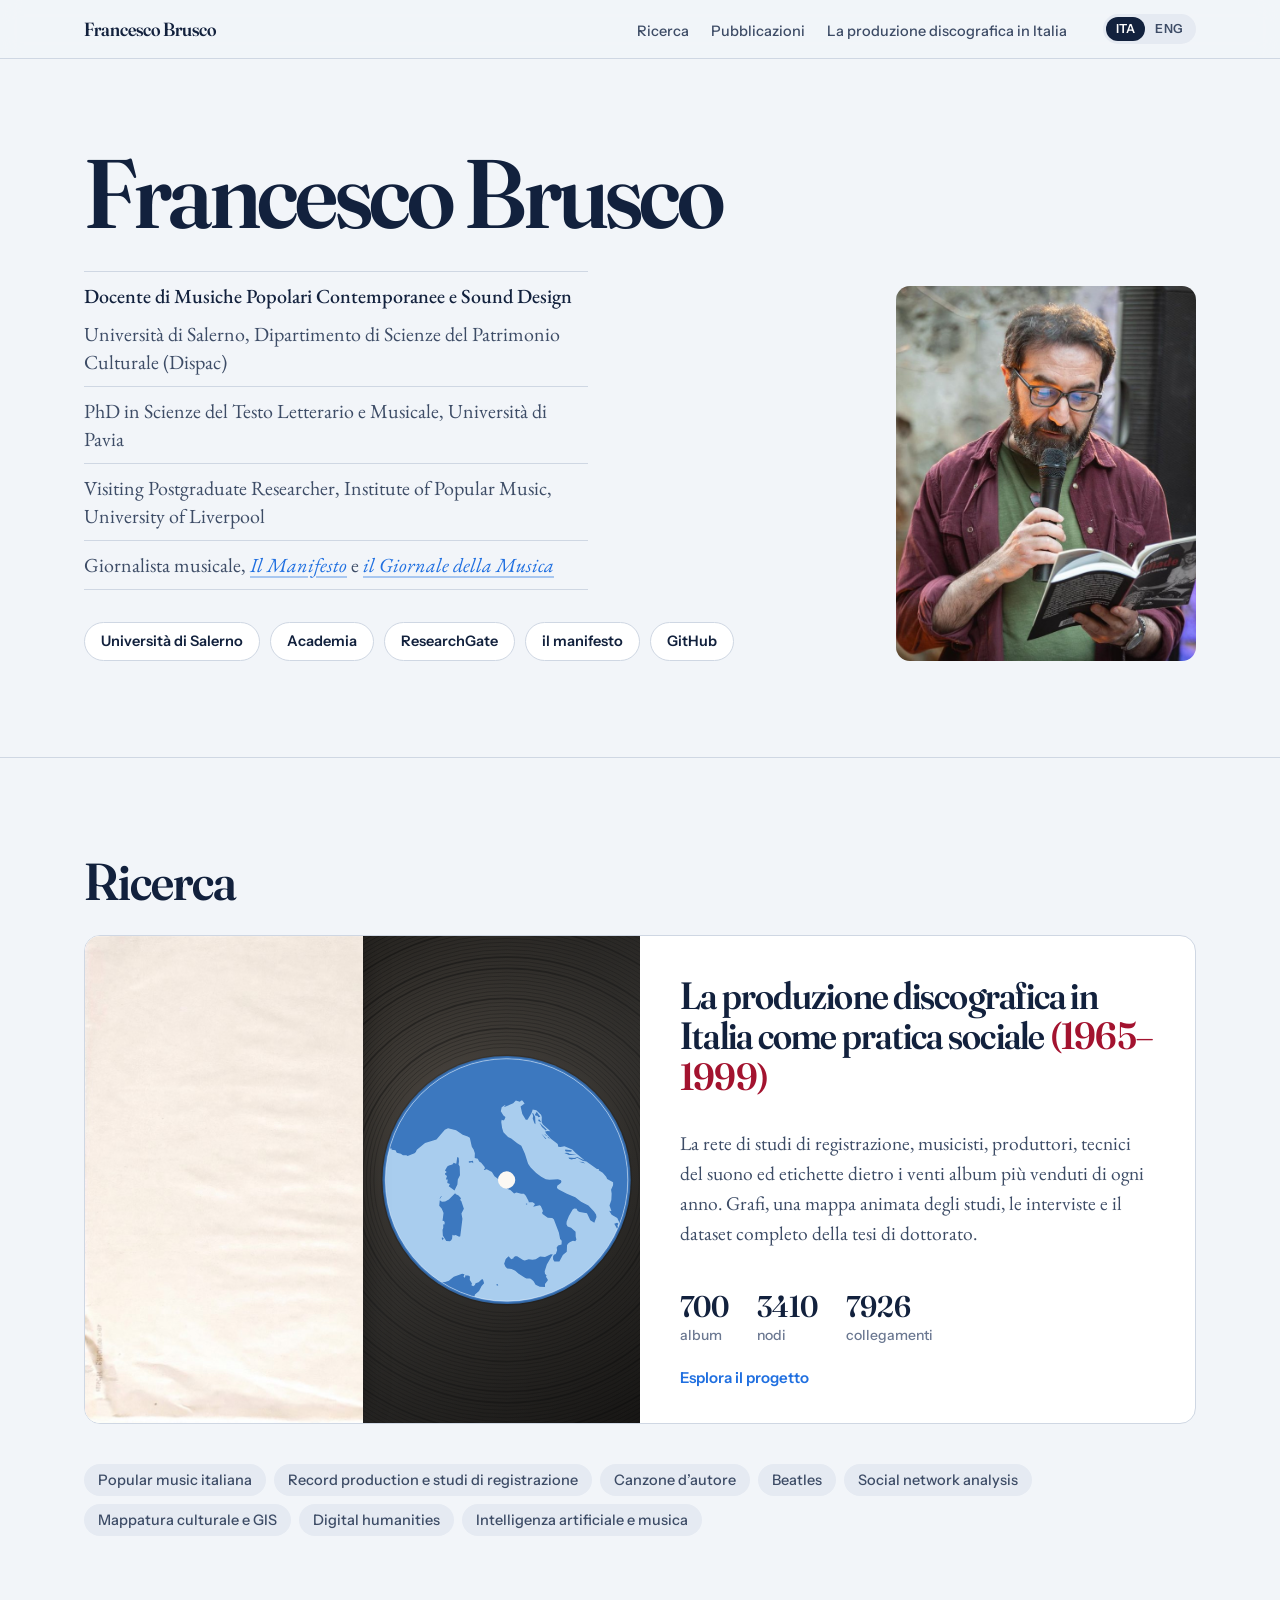
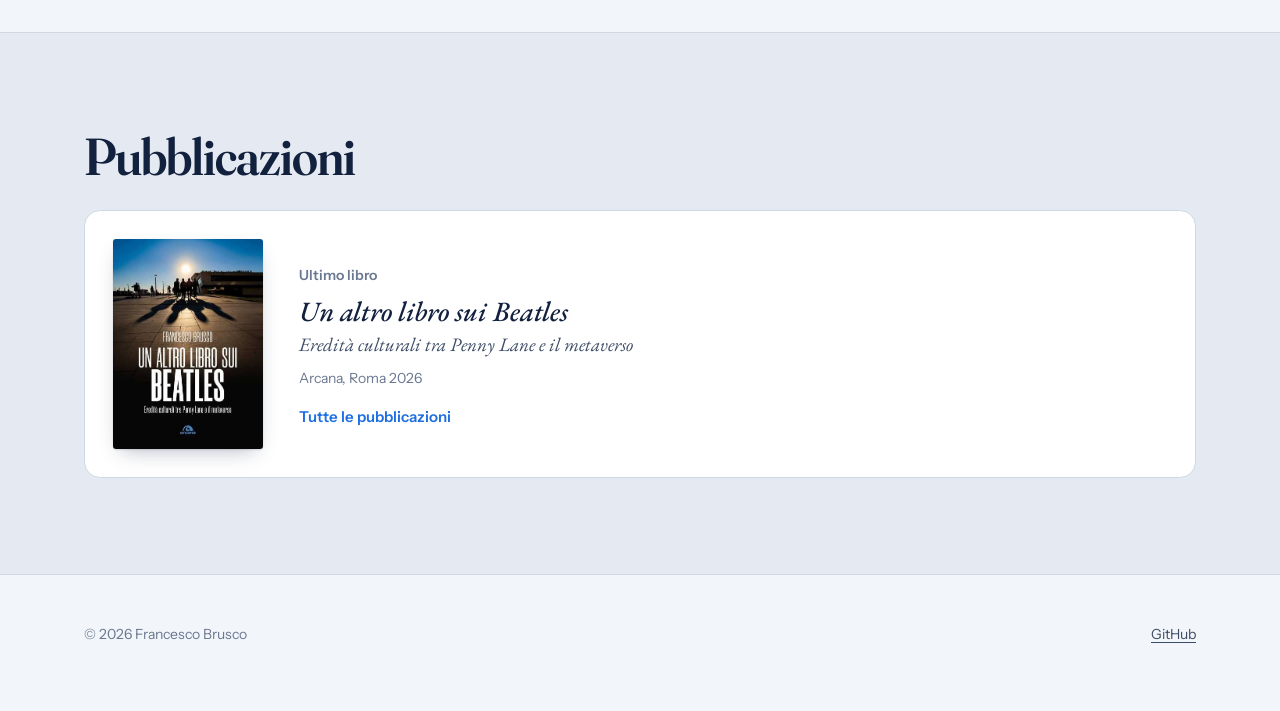
<file: index.html>
<!DOCTYPE html>
<html lang="it">
<head>
<meta charset="utf-8">
<meta name="viewport" content="width=device-width, initial-scale=1">
<title>Francesco Brusco</title>
<meta name="description" content="Francesco Brusco insegna Musiche Popolari Contemporanee e Sound Design all’Università di Salerno. Ricerca, pubblicazioni e giornalismo musicale.">
<meta property="og:title" content="Francesco Brusco">
<meta property="og:image" content="https://francescobrusco.github.io/img/francesco-brusco.jpg">
<link rel="alternate" hreflang="it" href="https://francescobrusco.github.io/">
<link rel="alternate" hreflang="en" href="https://francescobrusco.github.io/en/">
<link rel="preconnect" href="https://fonts.googleapis.com">
<link rel="preconnect" href="https://fonts.gstatic.com" crossorigin>
<link href="https://fonts.googleapis.com/css2?family=Fraunces:ital,opsz,wght,SOFT,WONK@0,9..144,400..900,0..100,0..1;1,9..144,400..900,0..100,0..1&family=EB+Garamond:ital,wght@0,400..700;1,400..700&family=Instrument+Sans:ital,wdth,wght@0,75..100,400..700;1,75..100,400..700&display=swap" rel="stylesheet">
<link rel="stylesheet" href="/assets/style.css?v=b044eb3f">
</head>
<body>
<nav class="top"><div class="wrap">
  <a class="brand" href="/">Francesco Brusco</a>
  <ul>
    <li><a href="#ricerca">Ricerca</a></li>
    <li><a href="/pubblicazioni/">Pubblicazioni</a></li>
    <li><a href="https://francescobrusco.github.io/produzione_discografica_italiana_1965_1999/">La produzione discografica in Italia</a></li>
  </ul>
  <div class="lang"><span aria-current="true" title="Italiano">ITA</span><a href="/en/" hreflang="en" lang="en" title="English">ENG</a></div>
</div></nav>

<header class="intro"><div class="wrap intro-grid">
  <div>
    <h1>Francesco Brusco</h1>
    <ul class="cv">
      <li>Docente di Musiche Popolari Contemporanee e Sound Design</li>
      <li>Università di Salerno, Dipartimento di Scienze del Patrimonio Culturale (Dispac)</li>
      <li>PhD in Scienze del Testo Letterario e Musicale, Università di Pavia</li>
      <li>Visiting Postgraduate Researcher, Institute of Popular Music, University of Liverpool</li>
      <li>Giornalista musicale, <a href="https://ilmanifesto.it/autori/francesco-brusco" target="_blank" rel="noopener"><i>Il Manifesto</i></a> e <a href="https://www.giornaledellamusica.it/autori/francesco-brusco" target="_blank" rel="noopener"><i>il Giornale della Musica</i></a></li>
    </ul>
    <ul class="profiles">
      <li><a href="https://docenti.unisa.it/023922/home" target="_blank" rel="noopener">Università di Salerno</a></li>
      <li><a href="https://unisa.academia.edu/FrancescoBrusco" target="_blank" rel="noopener">Academia</a></li>
      <li><a href="https://www.researchgate.net/profile/Francesco-Brusco?ev=hdr_xprf" target="_blank" rel="noopener">ResearchGate</a></li>
      <li><a href="https://ilmanifesto.it/autori/francesco-brusco" target="_blank" rel="noopener">il manifesto</a></li>
      <li><a href="https://github.com/francescobrusco" target="_blank" rel="noopener">GitHub</a></li>
    </ul>
  </div>
  <figure style="margin:0"><img src="/img/francesco-brusco.jpg" alt="Francesco Brusco legge durante un incontro pubblico" width="1000" height="877"></figure>
</div></header>

<section id="ricerca"><div class="wrap">
  <h2>Ricerca</h2>
  <a class="feature" href="https://francescobrusco.github.io/produzione_discografica_italiana_1965_1999/">
    <div class="feat-art" aria-hidden="true"><div class="sl"></div>
    <svg class="feat-disc" viewBox="0 0 400 400" aria-hidden="true">
    <defs>
      <radialGradient id="vin" cx="40%" cy="35%" r="75%"><stop offset="0" stop-color="#3a352f"/><stop offset=".45" stop-color="#1c1a17"/><stop offset="1" stop-color="#0c0b0a"/></radialGradient>
      <linearGradient id="shine" x1="0" y1="0" x2="1" y2="1"><stop offset="0" stop-color="#fff" stop-opacity="0"/><stop offset=".48" stop-color="#fff" stop-opacity=".09"/><stop offset=".52" stop-color="#fff" stop-opacity=".09"/><stop offset="1" stop-color="#fff" stop-opacity="0"/></linearGradient>
    </defs>
    <g class="spin">
    <circle cx="200" cy="200" r="198" fill="url(#vin)"/>
    <g fill="none" stroke="#000" stroke-opacity=".45" id="grooves"></g>
    <circle cx="200" cy="200" r="198" fill="url(#shine)"/>
    <circle cx="200" cy="200" r="86" fill="#3c78bf"/>
    <circle cx="200" cy="200" r="86" fill="none" stroke="#000" stroke-opacity=".15" stroke-width="2"/>
    <circle cx="200" cy="200" r="80" fill="none" stroke="#fff" stroke-opacity=".35" stroke-width=".6"/>
    <defs><clipPath id="lbl"><circle cx="200" cy="200" r="84"/></clipPath></defs><g clip-path="url(#lbl)"><circle cx="200" cy="200" r="86" fill="#a9cdee"/><path d="M314.4 241.9L315.3 243.7L315.3 246.7L313.9 245.1L311.6 243.5L310.3 243.1L309.4 243.6L308.7 243.1L312.8 240.8L313.3 240.8L314.4 241.9ZM100.0 230.0L101.0 230.5L102.6 230.2L103.2 230.5L103.3 231.4L101.0 235.8L99.2 237.0L98.4 236.6L98.4 228.0L100.5 227.6L100.0 230.0ZM168.6 214.5L170.4 219.9L168.7 223.2L169.4 226.8L167.9 238.9L167.1 239.3L164.7 238.2L163.5 238.5L162.5 237.9L162.2 240.7L161.6 241.8L160.7 242.5L158.2 242.3L155.8 238.4L155.6 234.4L156.1 233.3L156.1 231.0L156.3 230.6L157.0 230.9L157.1 229.3L156.6 228.5L155.6 228.2L156.3 222.9L155.1 219.9L153.3 217.8L153.7 214.0L155.2 215.0L157.4 214.9L160.0 213.5L164.3 209.2L164.9 209.9L166.7 210.7L168.4 212.6L167.8 213.8L168.6 214.5ZM167.0 187.1L166.7 189.2L167.5 190.7L167.7 196.7L166.2 199.6L165.9 203.1L163.9 207.3L159.9 204.4L160.7 202.8L158.9 202.0L159.2 199.6L157.9 199.6L158.7 197.2L157.5 196.3L157.3 195.5L158.5 194.5L157.3 193.5L158.9 190.7L160.0 189.9L162.4 189.2L163.4 188.1L165.0 188.7L165.2 188.4L165.8 184.1L166.8 184.6L167.0 187.1ZM231.5 252.4L227.9 258.6L226.4 263.2L226.6 265.0L227.8 266.3L227.2 266.8L228.5 269.0L228.5 269.6L226.6 272.1L226.6 274.2L223.0 273.9L220.1 272.6L218.7 270.1L217.6 269.1L216.3 268.3L213.8 268.3L212.7 267.8L208.1 264.8L206.0 262.9L203.4 261.6L200.4 261.3L199.2 260.2L198.3 258.1L199.4 254.8L201.4 252.9L203.2 255.0L204.8 254.3L204.8 253.7L205.9 252.8L207.3 252.8L211.4 255.5L212.6 255.8L215.3 254.9L217.9 255.3L220.2 254.9L223.2 253.1L226.6 253.4L230.7 251.4L232.1 251.7L231.5 252.4ZM218.1 283.6L217.5 283.8L216.7 283.1L217.6 282.9L218.1 283.6ZM214.2 217.0L213.4 217.0L213.4 216.2L214.4 216.5L214.2 217.0ZM194.2 273.2L193.0 272.9L193.1 272.0L193.9 272.3L194.2 273.2ZM242.9 184.4L247.5 184.8L248.5 185.5L246.3 185.4L245.0 185.8L243.3 185.3L242.9 184.4ZM248.6 182.5L243.2 182.6L240.0 181.3L241.5 181.1L242.9 181.3L243.4 181.8L248.6 182.5ZM244.3 180.5L241.2 180.3L240.5 179.8L240.7 178.8L244.8 179.3L245.4 179.9L244.3 180.5ZM176.7 186.4L176.9 188.4L176.0 187.7L173.9 188.0L173.8 187.0L176.3 186.9L176.7 186.4ZM156.4 240.3L155.8 241.7L155.1 240.7L155.2 239.6L156.4 240.3ZM154.4 212.2L154.0 212.9L153.5 212.8L154.7 211.1L155.0 211.4L154.4 212.2ZM112.1 229.3L107.6 227.6L107.5 226.2L109.6 226.0L111.4 226.6L112.3 228.2L112.1 229.3ZM220.8 286.1L220.4 286.6L219.4 286.5L218.5 285.8L218.5 284.3L219.6 284.6L220.8 286.1ZM227.8 169.2L228.0 169.7L226.7 168.8L226.1 167.9L227.8 169.2ZM223.4 156.2L222.1 156.5L221.3 155.5L220.2 155.4L219.6 154.7L220.9 152.7L223.4 156.2ZM223.6 159.3L223.9 159.9L222.0 159.1L222.1 158.0L222.8 158.1L223.6 159.3ZM227.4 165.3L227.1 165.7L224.5 163.2L222.7 160.2L227.9 165.1L227.4 165.3ZM227.4 171.2L227.5 171.6L226.8 171.4L224.0 167.7L227.4 171.2ZM229.3 170.5L230.0 171.5L228.7 170.7L228.2 169.9L229.3 170.5ZM220.0 160.7L219.9 161.3L219.3 160.6L218.1 157.3L218.4 155.6L217.8 153.8L218.3 153.5L219.8 156.3L220.0 160.7ZM253.0 187.6L254.4 188.6L250.2 187.3L253.0 187.6ZM284.8 250.1L284.9 251.7L285.7 252.0L286.6 253.5L286.3 254.5L284.7 253.8L283.8 254.0L283.1 252.2L282.0 253.0L282.6 250.7L283.8 250.8L284.3 248.8L284.8 250.1ZM287.7 258.3L288.8 259.7L287.9 259.3L287.0 260.3L284.8 257.6L285.6 256.5L286.3 257.6L287.7 258.3ZM285.6 246.9L284.2 247.2L284.6 244.7L285.6 243.5L285.6 246.9ZM286.3 250.8L285.8 251.0L284.9 248.7L285.7 249.1L286.3 250.8ZM279.1 235.1L279.3 235.9L277.1 234.7L274.6 230.4L276.6 229.6L277.5 230.3L276.7 231.8L277.3 232.5L277.8 234.6L279.1 235.1ZM310.6 281.3L310.5 281.9L309.4 281.5L309.1 280.9L309.0 279.4L309.5 278.5L311.1 280.5L310.6 281.3ZM315.3 96.1L315.3 301.1L98.4 301.1L98.4 272.8L103.9 272.7L106.7 271.2L117.0 271.2L122.7 274.8L127.3 272.6L130.9 271.7L132.8 270.6L133.6 269.1L135.3 268.5L136.3 269.7L140.0 270.9L143.3 270.2L142.9 268.4L145.3 268.9L147.2 269.8L149.1 271.5L150.4 271.8L152.7 271.0L157.4 270.7L160.0 269.8L163.4 267.0L169.2 264.9L170.8 265.4L170.2 266.8L170.7 267.8L171.4 267.2L171.2 266.1L173.4 266.2L174.6 266.8L174.5 269.3L176.0 271.7L175.6 272.9L176.9 273.6L178.0 272.7L178.5 271.5L180.6 270.8L182.6 268.9L183.6 268.7L184.4 271.6L182.7 273.4L180.9 277.0L178.1 279.4L177.5 281.5L178.7 285.6L179.8 286.9L183.1 289.2L183.5 293.5L184.3 294.8L180.9 301.1L315.3 301.1L315.3 223.5L314.5 223.3L314.1 223.9L315.3 226.3L315.3 227.6L314.2 227.2L313.5 225.8L313.3 224.0L308.9 221.4L308.5 220.1L309.2 218.6L308.0 218.8L306.1 220.0L306.3 221.8L305.5 225.4L305.7 226.5L308.3 229.9L309.2 232.3L312.5 236.2L313.5 238.8L311.7 239.8L311.3 239.4L311.7 237.6L310.0 236.6L309.2 236.9L308.3 237.6L308.8 238.9L309.7 240.8L310.7 240.7L307.9 242.7L305.5 243.2L310.3 245.0L311.5 246.0L312.7 246.1L313.9 248.0L315.3 248.4L315.3 255.0L314.5 255.6L312.1 256.1L310.4 257.3L311.6 258.4L312.1 260.9L314.2 261.5L315.2 263.5L311.7 265.0L311.1 264.6L311.1 263.5L310.2 262.9L307.7 261.4L307.1 262.0L307.5 264.2L310.7 271.8L310.5 274.8L311.7 277.6L309.9 276.5L307.7 272.8L307.0 272.7L305.9 272.9L304.6 275.9L304.6 277.6L304.0 277.2L303.4 276.7L303.4 274.0L300.3 269.4L299.0 269.9L298.3 273.5L296.7 271.7L295.0 268.6L295.0 266.9L296.2 265.4L296.1 264.2L294.9 262.1L292.4 260.2L291.9 258.7L290.3 257.6L290.4 256.7L292.1 255.1L293.1 252.7L295.8 253.0L297.6 250.9L299.0 251.0L309.2 256.1L308.9 254.8L311.3 254.5L312.0 253.6L311.6 253.0L308.3 252.2L303.9 249.3L302.8 250.4L299.1 249.7L293.9 250.9L292.4 248.6L292.1 250.2L290.8 250.6L290.1 250.0L288.8 246.2L287.5 244.5L286.5 244.0L286.4 243.1L286.5 242.3L287.7 242.1L290.1 242.8L290.5 242.4L290.1 240.9L286.5 241.2L283.2 237.7L281.5 236.6L280.3 233.5L278.3 231.2L277.9 228.9L276.7 226.4L272.8 224.1L271.1 221.3L272.4 221.7L272.6 221.3L271.3 217.6L272.6 213.8L272.8 209.4L272.4 206.8L273.8 203.7L273.8 201.6L269.7 199.3L269.0 197.7L266.6 195.0L263.8 193.2L264.0 192.3L262.6 192.4L255.3 187.2L252.7 186.7L249.3 184.8L247.0 184.1L248.9 184.0L254.2 186.5L247.9 181.3L245.5 178.8L240.1 176.6L237.4 177.1L235.8 176.9L235.4 175.0L230.7 171.4L227.4 167.7L226.7 166.4L228.4 166.0L230.4 166.2L225.2 161.5L224.3 160.0L224.4 156.3L223.9 154.7L220.6 151.6L218.1 151.1L217.3 153.6L214.5 158.2L213.3 158.2L210.9 154.3L209.7 149.0L212.5 146.9L210.9 144.9L210.1 144.9L209.2 145.8L206.4 144.9L204.6 146.8L198.9 149.3L198.2 149.2L199.3 148.1L198.9 148.1L196.6 149.5L196.0 152.4L197.8 155.3L199.2 156.3L198.6 158.1L197.7 158.7L196.6 158.3L196.3 159.8L196.9 164.0L197.8 166.9L201.0 170.2L203.2 171.2L207.4 174.6L210.2 176.2L212.7 181.8L214.9 188.8L216.7 191.4L220.5 195.1L224.0 197.8L227.2 199.5L229.7 199.8L235.6 199.4L237.7 200.1L238.0 201.2L237.6 202.0L235.1 204.0L234.9 205.5L236.1 206.6L241.8 209.5L247.6 211.9L251.6 215.1L256.7 217.7L260.6 221.8L262.0 223.9L262.3 225.6L260.8 229.6L258.0 227.9L255.7 223.1L250.7 222.2L249.3 221.4L248.5 219.9L246.9 219.7L245.8 220.5L243.1 225.1L241.6 229.0L241.5 230.6L242.3 232.2L244.7 233.1L247.8 235.9L247.9 239.3L248.4 241.3L247.6 242.4L246.0 242.1L244.0 242.9L242.5 244.1L241.9 245.3L241.7 249.7L239.0 252.0L236.6 256.4L233.1 256.4L232.2 255.0L232.2 253.0L232.8 251.8L234.1 251.2L235.0 248.6L234.7 246.8L235.7 245.4L238.1 244.7L238.2 242.1L237.1 240.9L236.2 236.3L232.7 227.2L231.6 226.3L228.5 226.1L224.9 223.6L224.6 222.6L225.2 221.7L224.8 220.4L223.7 218.1L222.9 217.5L218.4 218.5L219.7 216.7L218.1 215.5L215.3 215.5L215.3 214.7L213.3 211.0L212.0 209.5L210.1 209.5L206.8 208.7L205.2 209.3L202.6 207.0L200.3 206.1L194.4 199.4L191.6 197.4L189.8 194.5L186.2 192.5L184.6 193.0L184.2 192.6L185.0 192.1L184.8 191.0L182.4 188.1L181.0 187.1L180.0 185.2L177.9 184.8L178.0 181.4L177.2 179.1L175.9 177.0L174.5 170.8L173.0 169.8L169.6 168.7L165.0 165.6L159.4 164.1L157.2 165.2L151.4 171.9L143.5 174.4L137.8 179.0L137.1 180.6L136.2 181.5L131.4 183.3L130.5 182.9L128.2 182.9L126.7 181.8L123.9 181.1L123.0 179.4L120.4 179.1L120.2 178.0L116.5 179.0L111.4 177.5L109.6 175.9L108.1 176.3L106.7 177.8L101.2 181.6L99.0 185.5L99.4 190.2L101.7 194.5L100.2 194.9L100.0 196.3L100.9 197.4L101.1 199.4L98.4 201.9L98.4 96.1Z" fill="#3c78bf" fill-rule="evenodd"/><path d="M139.4 135.5L139.1 136.1L137.2 135.9L133.7 136.5L131.6 138.7L131.8 137.3L133.8 135.1L136.4 134.1L139.4 135.5ZM252.7 130.7L251.6 131.3L249.5 131.4L249.4 130.8L253.6 129.5L258.0 126.6L258.9 127.2L258.6 127.9L252.7 130.7ZM169.6 119.9L166.7 120.1L164.6 118.9L163.1 116.4L169.6 119.9ZM270.8 194.8L271.6 194.5L272.7 197.5L270.0 196.3L268.8 194.6L270.8 194.8ZM163.3 117.8L160.7 118.0L161.7 117.4L161.9 116.7L163.3 117.8Z" fill="#3c78bf"/></g>
    <circle cx="200" cy="200" r="84" fill="none" stroke="#fff" stroke-opacity=".5" stroke-width=".6"/>
    <circle cx="200" cy="200" r="6" fill="#fbf8f3"/>
    </g>
  </svg>
    </div>
    <div class="feat-body">
      <h3>La produzione discografica in Italia come pratica sociale <span class="yr">(1965–1999)</span></h3>
      <p>La rete di studi di registrazione, musicisti, produttori, tecnici del suono ed etichette dietro i venti album più venduti di ogni anno. Grafi, una mappa animata degli studi, le interviste e il dataset completo della tesi di dottorato.</p>
      <div class="feat-stats"><span><b>700</b>album</span><span><b>3410</b>nodi</span><span><b>7926</b>collegamenti</span></div>
      <span class="feat-go">Esplora il progetto</span>
    </div>
  </a>
  <ul class="topics" aria-label="Temi di ricerca">
    <li>Popular music italiana</li><li>Record production e studi di registrazione</li><li>Canzone d’autore</li><li>Beatles</li><li>Social network analysis</li><li>Mappatura culturale e GIS</li><li>Digital humanities</li><li>Intelligenza artificiale e musica</li>
  </ul>
</div></section>

<section id="libri" class="alt"><div class="wrap">
  <h2>Pubblicazioni</h2>
  <a class="book-teaser" href="/pubblicazioni/">
    <img src="/img/libri/9788892774834.jpg" alt="Copertina di Un altro libro sui Beatles" width="383" height="536">
    <div>
      <span class="lbl">Ultimo libro</span>
      <cite>Un altro libro sui Beatles</cite><span class="subt">Eredità culturali tra Penny Lane e il metaverso</span>
      <small>Arcana, Roma 2026</small>
      <span class="go">Tutte le pubblicazioni</span>
    </div>
  </a>
</div></section>

<footer><div class="wrap">
  <span>© 2026 Francesco Brusco</span>
  <span><a href="https://github.com/francescobrusco">GitHub</a></span>
</div></footer>
<script>
(function(){var g=document.getElementById('grooves');if(!g)return;for(var r=92;r<196;r+=2.6){var c=document.createElementNS('http://www.w3.org/2000/svg','circle');c.setAttribute('cx',200);c.setAttribute('cy',200);c.setAttribute('r',r.toFixed(1));c.setAttribute('stroke-width',(Math.round(r)%7===0)?1.2:.45);g.appendChild(c)}})();
</script>
</body>
</html>
</file>
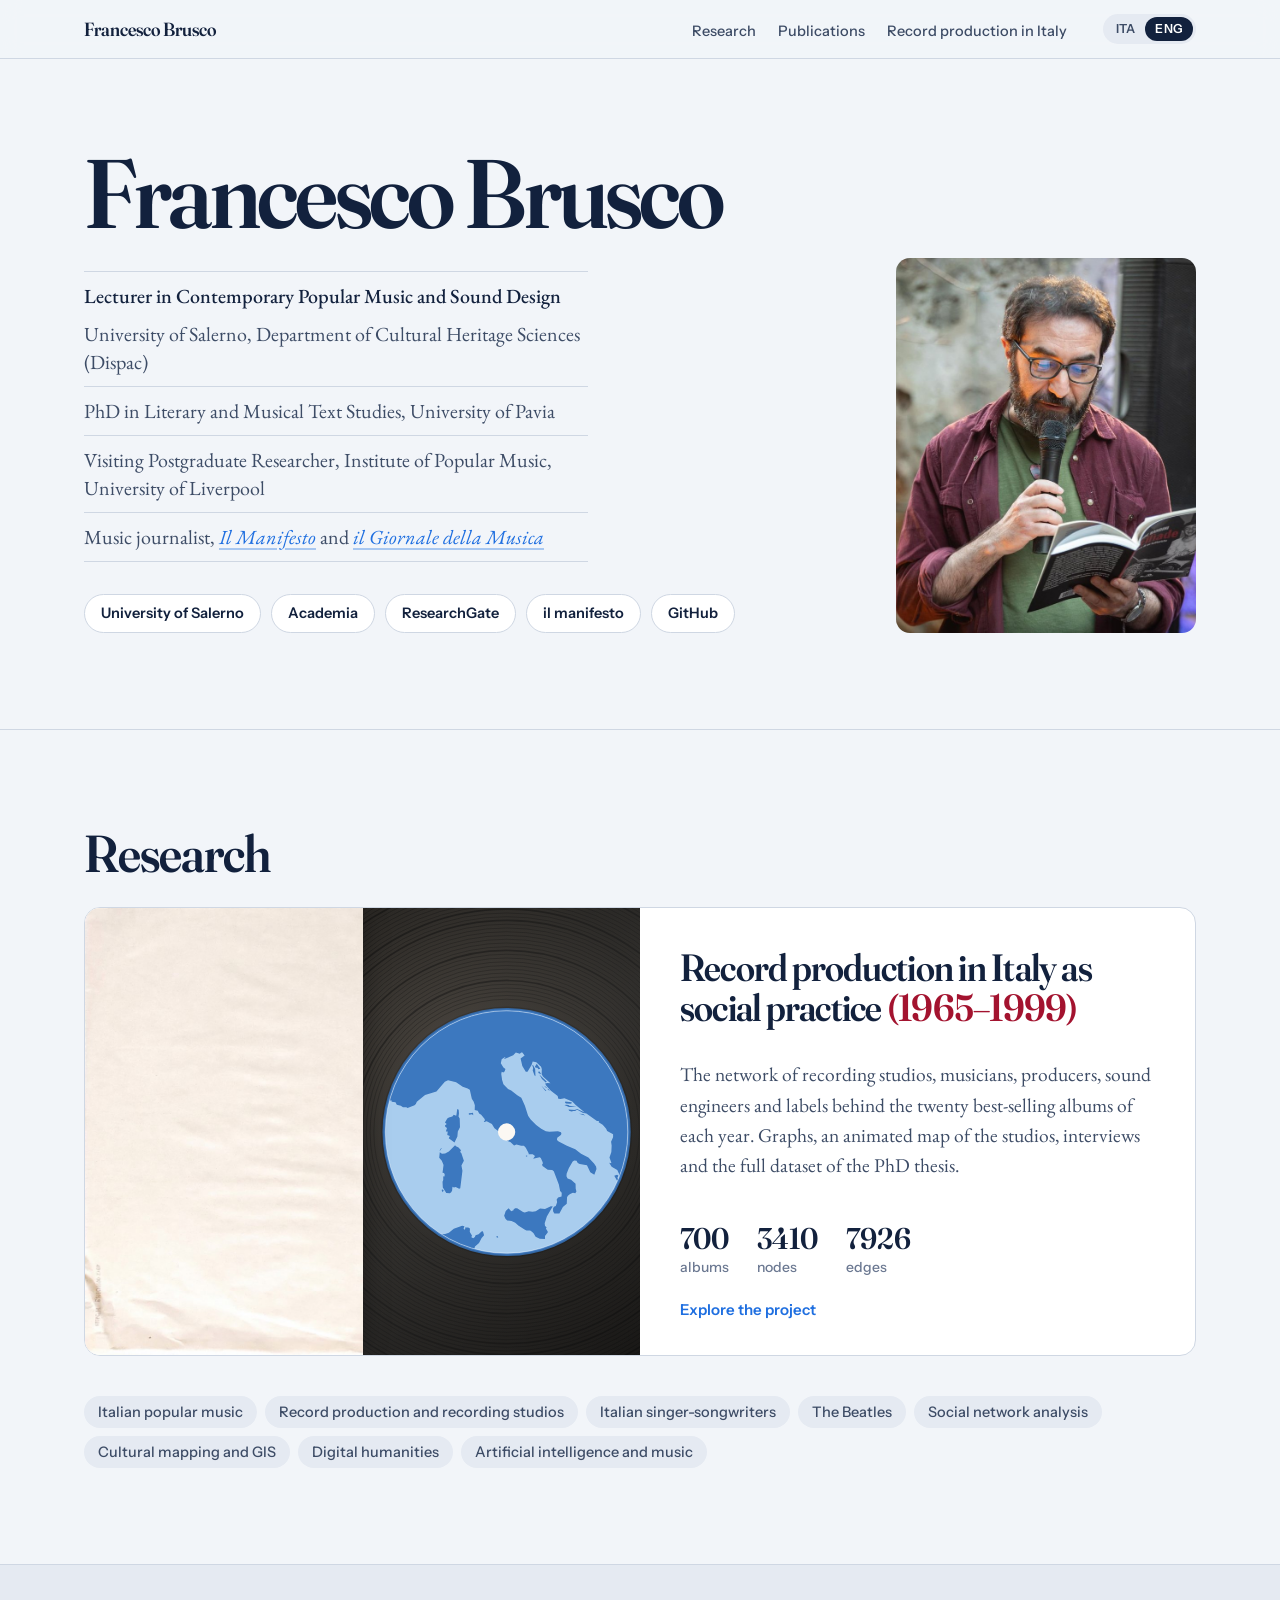
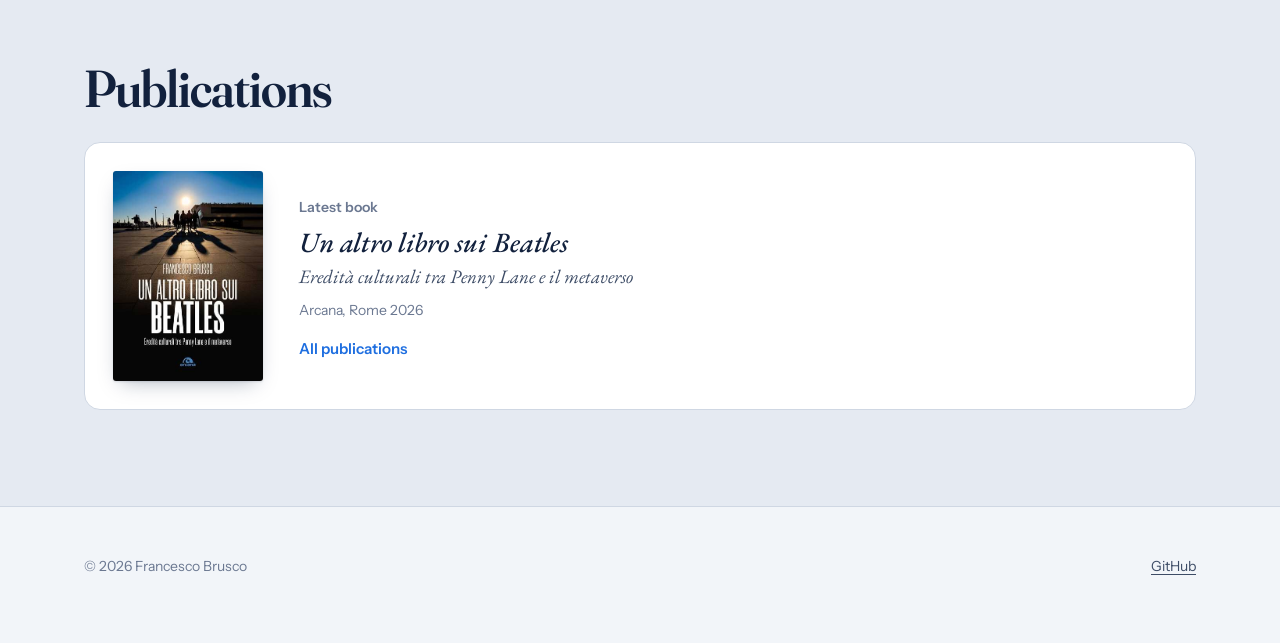
<file: en/index.html>
<!DOCTYPE html>
<html lang="en">
<head>
<meta charset="utf-8">
<meta name="viewport" content="width=device-width, initial-scale=1">
<title>Francesco Brusco</title>
<meta name="description" content="Francesco Brusco teaches Contemporary Popular Music and Sound Design at the University of Salerno. Research, publications and music journalism.">
<meta property="og:title" content="Francesco Brusco">
<meta property="og:image" content="https://francescobrusco.github.io/img/francesco-brusco.jpg">
<link rel="alternate" hreflang="it" href="https://francescobrusco.github.io/">
<link rel="alternate" hreflang="en" href="https://francescobrusco.github.io/en/">
<link rel="preconnect" href="https://fonts.googleapis.com">
<link rel="preconnect" href="https://fonts.gstatic.com" crossorigin>
<link href="https://fonts.googleapis.com/css2?family=Fraunces:ital,opsz,wght,SOFT,WONK@0,9..144,400..900,0..100,0..1;1,9..144,400..900,0..100,0..1&family=EB+Garamond:ital,wght@0,400..700;1,400..700&family=Instrument+Sans:ital,wdth,wght@0,75..100,400..700;1,75..100,400..700&display=swap" rel="stylesheet">
<link rel="stylesheet" href="/assets/style.css?v=b044eb3f">
</head>
<body>
<nav class="top"><div class="wrap">
  <a class="brand" href="/en/">Francesco Brusco</a>
  <ul>
    <li><a href="#ricerca">Research</a></li>
    <li><a href="/en/publications/">Publications</a></li>
    <li><a href="https://francescobrusco.github.io/produzione_discografica_italiana_1965_1999/en/">Record production in Italy</a></li>
  </ul>
  <div class="lang"><a href="/" hreflang="it" lang="it" title="Italiano">ITA</a><span aria-current="true" title="English">ENG</span></div>
</div></nav>

<header class="intro"><div class="wrap intro-grid">
  <div>
    <h1>Francesco Brusco</h1>
    <ul class="cv">
      <li>Lecturer in Contemporary Popular Music and Sound Design</li>
      <li>University of Salerno, Department of Cultural Heritage Sciences (Dispac)</li>
      <li>PhD in Literary and Musical Text Studies, University of Pavia</li>
      <li>Visiting Postgraduate Researcher, Institute of Popular Music, University of Liverpool</li>
      <li>Music journalist, <a href="https://ilmanifesto.it/autori/francesco-brusco" target="_blank" rel="noopener"><i>Il Manifesto</i></a> and <a href="https://www.giornaledellamusica.it/autori/francesco-brusco" target="_blank" rel="noopener"><i>il Giornale della Musica</i></a></li>
    </ul>
    <ul class="profiles">
      <li><a href="https://docenti.unisa.it/023922/home" target="_blank" rel="noopener">University of Salerno</a></li>
      <li><a href="https://unisa.academia.edu/FrancescoBrusco" target="_blank" rel="noopener">Academia</a></li>
      <li><a href="https://www.researchgate.net/profile/Francesco-Brusco?ev=hdr_xprf" target="_blank" rel="noopener">ResearchGate</a></li>
      <li><a href="https://ilmanifesto.it/autori/francesco-brusco" target="_blank" rel="noopener">il manifesto</a></li>
      <li><a href="https://github.com/francescobrusco" target="_blank" rel="noopener">GitHub</a></li>
    </ul>
  </div>
  <figure style="margin:0"><img src="/img/francesco-brusco.jpg" alt="Francesco Brusco reading at a public event" width="1000" height="877"></figure>
</div></header>

<section id="ricerca"><div class="wrap">
  <h2>Research</h2>
  <a class="feature" href="https://francescobrusco.github.io/produzione_discografica_italiana_1965_1999/en/">
    <div class="feat-art" aria-hidden="true"><div class="sl"></div>
    <svg class="feat-disc" viewBox="0 0 400 400" aria-hidden="true">
    <defs>
      <radialGradient id="vin" cx="40%" cy="35%" r="75%"><stop offset="0" stop-color="#3a352f"/><stop offset=".45" stop-color="#1c1a17"/><stop offset="1" stop-color="#0c0b0a"/></radialGradient>
      <linearGradient id="shine" x1="0" y1="0" x2="1" y2="1"><stop offset="0" stop-color="#fff" stop-opacity="0"/><stop offset=".48" stop-color="#fff" stop-opacity=".09"/><stop offset=".52" stop-color="#fff" stop-opacity=".09"/><stop offset="1" stop-color="#fff" stop-opacity="0"/></linearGradient>
    </defs>
    <g class="spin">
    <circle cx="200" cy="200" r="198" fill="url(#vin)"/>
    <g fill="none" stroke="#000" stroke-opacity=".45" id="grooves"></g>
    <circle cx="200" cy="200" r="198" fill="url(#shine)"/>
    <circle cx="200" cy="200" r="86" fill="#3c78bf"/>
    <circle cx="200" cy="200" r="86" fill="none" stroke="#000" stroke-opacity=".15" stroke-width="2"/>
    <circle cx="200" cy="200" r="80" fill="none" stroke="#fff" stroke-opacity=".35" stroke-width=".6"/>
    <defs><clipPath id="lbl"><circle cx="200" cy="200" r="84"/></clipPath></defs><g clip-path="url(#lbl)"><circle cx="200" cy="200" r="86" fill="#a9cdee"/><path d="M314.4 241.9L315.3 243.7L315.3 246.7L313.9 245.1L311.6 243.5L310.3 243.1L309.4 243.6L308.7 243.1L312.8 240.8L313.3 240.8L314.4 241.9ZM100.0 230.0L101.0 230.5L102.6 230.2L103.2 230.5L103.3 231.4L101.0 235.8L99.2 237.0L98.4 236.6L98.4 228.0L100.5 227.6L100.0 230.0ZM168.6 214.5L170.4 219.9L168.7 223.2L169.4 226.8L167.9 238.9L167.1 239.3L164.7 238.2L163.5 238.5L162.5 237.9L162.2 240.7L161.6 241.8L160.7 242.5L158.2 242.3L155.8 238.4L155.6 234.4L156.1 233.3L156.1 231.0L156.3 230.6L157.0 230.9L157.1 229.3L156.6 228.5L155.6 228.2L156.3 222.9L155.1 219.9L153.3 217.8L153.7 214.0L155.2 215.0L157.4 214.9L160.0 213.5L164.3 209.2L164.9 209.9L166.7 210.7L168.4 212.6L167.8 213.8L168.6 214.5ZM167.0 187.1L166.7 189.2L167.5 190.7L167.7 196.7L166.2 199.6L165.9 203.1L163.9 207.3L159.9 204.4L160.7 202.8L158.9 202.0L159.2 199.6L157.9 199.6L158.7 197.2L157.5 196.3L157.3 195.5L158.5 194.5L157.3 193.5L158.9 190.7L160.0 189.9L162.4 189.2L163.4 188.1L165.0 188.7L165.2 188.4L165.8 184.1L166.8 184.6L167.0 187.1ZM231.5 252.4L227.9 258.6L226.4 263.2L226.6 265.0L227.8 266.3L227.2 266.8L228.5 269.0L228.5 269.6L226.6 272.1L226.6 274.2L223.0 273.9L220.1 272.6L218.7 270.1L217.6 269.1L216.3 268.3L213.8 268.3L212.7 267.8L208.1 264.8L206.0 262.9L203.4 261.6L200.4 261.3L199.2 260.2L198.3 258.1L199.4 254.8L201.4 252.9L203.2 255.0L204.8 254.3L204.8 253.7L205.9 252.8L207.3 252.8L211.4 255.5L212.6 255.8L215.3 254.9L217.9 255.3L220.2 254.9L223.2 253.1L226.6 253.4L230.7 251.4L232.1 251.7L231.5 252.4ZM218.1 283.6L217.5 283.8L216.7 283.1L217.6 282.9L218.1 283.6ZM214.2 217.0L213.4 217.0L213.4 216.2L214.4 216.5L214.2 217.0ZM194.2 273.2L193.0 272.9L193.1 272.0L193.9 272.3L194.2 273.2ZM242.9 184.4L247.5 184.8L248.5 185.5L246.3 185.4L245.0 185.8L243.3 185.3L242.9 184.4ZM248.6 182.5L243.2 182.6L240.0 181.3L241.5 181.1L242.9 181.3L243.4 181.8L248.6 182.5ZM244.3 180.5L241.2 180.3L240.5 179.8L240.7 178.8L244.8 179.3L245.4 179.9L244.3 180.5ZM176.7 186.4L176.9 188.4L176.0 187.7L173.9 188.0L173.8 187.0L176.3 186.9L176.7 186.4ZM156.4 240.3L155.8 241.7L155.1 240.7L155.2 239.6L156.4 240.3ZM154.4 212.2L154.0 212.9L153.5 212.8L154.7 211.1L155.0 211.4L154.4 212.2ZM112.1 229.3L107.6 227.6L107.5 226.2L109.6 226.0L111.4 226.6L112.3 228.2L112.1 229.3ZM220.8 286.1L220.4 286.6L219.4 286.5L218.5 285.8L218.5 284.3L219.6 284.6L220.8 286.1ZM227.8 169.2L228.0 169.7L226.7 168.8L226.1 167.9L227.8 169.2ZM223.4 156.2L222.1 156.5L221.3 155.5L220.2 155.4L219.6 154.7L220.9 152.7L223.4 156.2ZM223.6 159.3L223.9 159.9L222.0 159.1L222.1 158.0L222.8 158.1L223.6 159.3ZM227.4 165.3L227.1 165.7L224.5 163.2L222.7 160.2L227.9 165.1L227.4 165.3ZM227.4 171.2L227.5 171.6L226.8 171.4L224.0 167.7L227.4 171.2ZM229.3 170.5L230.0 171.5L228.7 170.7L228.2 169.9L229.3 170.5ZM220.0 160.7L219.9 161.3L219.3 160.6L218.1 157.3L218.4 155.6L217.8 153.8L218.3 153.5L219.8 156.3L220.0 160.7ZM253.0 187.6L254.4 188.6L250.2 187.3L253.0 187.6ZM284.8 250.1L284.9 251.7L285.7 252.0L286.6 253.5L286.3 254.5L284.7 253.8L283.8 254.0L283.1 252.2L282.0 253.0L282.6 250.7L283.8 250.8L284.3 248.8L284.8 250.1ZM287.7 258.3L288.8 259.7L287.9 259.3L287.0 260.3L284.8 257.6L285.6 256.5L286.3 257.6L287.7 258.3ZM285.6 246.9L284.2 247.2L284.6 244.7L285.6 243.5L285.6 246.9ZM286.3 250.8L285.8 251.0L284.9 248.7L285.7 249.1L286.3 250.8ZM279.1 235.1L279.3 235.9L277.1 234.7L274.6 230.4L276.6 229.6L277.5 230.3L276.7 231.8L277.3 232.5L277.8 234.6L279.1 235.1ZM310.6 281.3L310.5 281.9L309.4 281.5L309.1 280.9L309.0 279.4L309.5 278.5L311.1 280.5L310.6 281.3ZM315.3 96.1L315.3 301.1L98.4 301.1L98.4 272.8L103.9 272.7L106.7 271.2L117.0 271.2L122.7 274.8L127.3 272.6L130.9 271.7L132.8 270.6L133.6 269.1L135.3 268.5L136.3 269.7L140.0 270.9L143.3 270.2L142.9 268.4L145.3 268.9L147.2 269.8L149.1 271.5L150.4 271.8L152.7 271.0L157.4 270.7L160.0 269.8L163.4 267.0L169.2 264.9L170.8 265.4L170.2 266.8L170.7 267.8L171.4 267.2L171.2 266.1L173.4 266.2L174.6 266.8L174.5 269.3L176.0 271.7L175.6 272.9L176.9 273.6L178.0 272.7L178.5 271.5L180.6 270.8L182.6 268.9L183.6 268.7L184.4 271.6L182.7 273.4L180.9 277.0L178.1 279.4L177.5 281.5L178.7 285.6L179.8 286.9L183.1 289.2L183.5 293.5L184.3 294.8L180.9 301.1L315.3 301.1L315.3 223.5L314.5 223.3L314.1 223.9L315.3 226.3L315.3 227.6L314.2 227.2L313.5 225.8L313.3 224.0L308.9 221.4L308.5 220.1L309.2 218.6L308.0 218.8L306.1 220.0L306.3 221.8L305.5 225.4L305.7 226.5L308.3 229.9L309.2 232.3L312.5 236.2L313.5 238.8L311.7 239.8L311.3 239.4L311.7 237.6L310.0 236.6L309.2 236.9L308.3 237.6L308.8 238.9L309.7 240.8L310.7 240.7L307.9 242.7L305.5 243.2L310.3 245.0L311.5 246.0L312.7 246.1L313.9 248.0L315.3 248.4L315.3 255.0L314.5 255.6L312.1 256.1L310.4 257.3L311.6 258.4L312.1 260.9L314.2 261.5L315.2 263.5L311.7 265.0L311.1 264.6L311.1 263.5L310.2 262.9L307.7 261.4L307.1 262.0L307.5 264.2L310.7 271.8L310.5 274.8L311.7 277.6L309.9 276.5L307.7 272.8L307.0 272.7L305.9 272.9L304.6 275.9L304.6 277.6L304.0 277.2L303.4 276.7L303.4 274.0L300.3 269.4L299.0 269.9L298.3 273.5L296.7 271.7L295.0 268.6L295.0 266.9L296.2 265.4L296.1 264.2L294.9 262.1L292.4 260.2L291.9 258.7L290.3 257.6L290.4 256.7L292.1 255.1L293.1 252.7L295.8 253.0L297.6 250.9L299.0 251.0L309.2 256.1L308.9 254.8L311.3 254.5L312.0 253.6L311.6 253.0L308.3 252.2L303.9 249.3L302.8 250.4L299.1 249.7L293.9 250.9L292.4 248.6L292.1 250.2L290.8 250.6L290.1 250.0L288.8 246.2L287.5 244.5L286.5 244.0L286.4 243.1L286.5 242.3L287.7 242.1L290.1 242.8L290.5 242.4L290.1 240.9L286.5 241.2L283.2 237.7L281.5 236.6L280.3 233.5L278.3 231.2L277.9 228.9L276.7 226.4L272.8 224.1L271.1 221.3L272.4 221.7L272.6 221.3L271.3 217.6L272.6 213.8L272.8 209.4L272.4 206.8L273.8 203.7L273.8 201.6L269.7 199.3L269.0 197.7L266.6 195.0L263.8 193.2L264.0 192.3L262.6 192.4L255.3 187.2L252.7 186.7L249.3 184.8L247.0 184.1L248.9 184.0L254.2 186.5L247.9 181.3L245.5 178.8L240.1 176.6L237.4 177.1L235.8 176.9L235.4 175.0L230.7 171.4L227.4 167.7L226.7 166.4L228.4 166.0L230.4 166.2L225.2 161.5L224.3 160.0L224.4 156.3L223.9 154.7L220.6 151.6L218.1 151.1L217.3 153.6L214.5 158.2L213.3 158.2L210.9 154.3L209.7 149.0L212.5 146.9L210.9 144.9L210.1 144.9L209.2 145.8L206.4 144.9L204.6 146.8L198.9 149.3L198.2 149.2L199.3 148.1L198.9 148.1L196.6 149.5L196.0 152.4L197.8 155.3L199.2 156.3L198.6 158.1L197.7 158.7L196.6 158.3L196.3 159.8L196.9 164.0L197.8 166.9L201.0 170.2L203.2 171.2L207.4 174.6L210.2 176.2L212.7 181.8L214.9 188.8L216.7 191.4L220.5 195.1L224.0 197.8L227.2 199.5L229.7 199.8L235.6 199.4L237.7 200.1L238.0 201.2L237.6 202.0L235.1 204.0L234.9 205.5L236.1 206.6L241.8 209.5L247.6 211.9L251.6 215.1L256.7 217.7L260.6 221.8L262.0 223.9L262.3 225.6L260.8 229.6L258.0 227.9L255.7 223.1L250.7 222.2L249.3 221.4L248.5 219.9L246.9 219.7L245.8 220.5L243.1 225.1L241.6 229.0L241.5 230.6L242.3 232.2L244.7 233.1L247.8 235.9L247.9 239.3L248.4 241.3L247.6 242.4L246.0 242.1L244.0 242.9L242.5 244.1L241.9 245.3L241.7 249.7L239.0 252.0L236.6 256.4L233.1 256.4L232.2 255.0L232.2 253.0L232.8 251.8L234.1 251.2L235.0 248.6L234.7 246.8L235.7 245.4L238.1 244.7L238.2 242.1L237.1 240.9L236.2 236.3L232.7 227.2L231.6 226.3L228.5 226.1L224.9 223.6L224.6 222.6L225.2 221.7L224.8 220.4L223.7 218.1L222.9 217.5L218.4 218.5L219.7 216.7L218.1 215.5L215.3 215.5L215.3 214.7L213.3 211.0L212.0 209.5L210.1 209.5L206.8 208.7L205.2 209.3L202.6 207.0L200.3 206.1L194.4 199.4L191.6 197.4L189.8 194.5L186.2 192.5L184.6 193.0L184.2 192.6L185.0 192.1L184.8 191.0L182.4 188.1L181.0 187.1L180.0 185.2L177.9 184.8L178.0 181.4L177.2 179.1L175.9 177.0L174.5 170.8L173.0 169.8L169.6 168.7L165.0 165.6L159.4 164.1L157.2 165.2L151.4 171.9L143.5 174.4L137.8 179.0L137.1 180.6L136.2 181.5L131.4 183.3L130.5 182.9L128.2 182.9L126.7 181.8L123.9 181.1L123.0 179.4L120.4 179.1L120.2 178.0L116.5 179.0L111.4 177.5L109.6 175.9L108.1 176.3L106.7 177.8L101.2 181.6L99.0 185.5L99.4 190.2L101.7 194.5L100.2 194.9L100.0 196.3L100.9 197.4L101.1 199.4L98.4 201.9L98.4 96.1Z" fill="#3c78bf" fill-rule="evenodd"/><path d="M139.4 135.5L139.1 136.1L137.2 135.9L133.7 136.5L131.6 138.7L131.8 137.3L133.8 135.1L136.4 134.1L139.4 135.5ZM252.7 130.7L251.6 131.3L249.5 131.4L249.4 130.8L253.6 129.5L258.0 126.6L258.9 127.2L258.6 127.9L252.7 130.7ZM169.6 119.9L166.7 120.1L164.6 118.9L163.1 116.4L169.6 119.9ZM270.8 194.8L271.6 194.5L272.7 197.5L270.0 196.3L268.8 194.6L270.8 194.8ZM163.3 117.8L160.7 118.0L161.7 117.4L161.9 116.7L163.3 117.8Z" fill="#3c78bf"/></g>
    <circle cx="200" cy="200" r="84" fill="none" stroke="#fff" stroke-opacity=".5" stroke-width=".6"/>
    <circle cx="200" cy="200" r="6" fill="#fbf8f3"/>
    </g>
  </svg>
    </div>
    <div class="feat-body">
      <h3>Record production in Italy as social practice <span class="yr">(1965–1999)</span></h3>
      <p>The network of recording studios, musicians, producers, sound engineers and labels behind the twenty best-selling albums of each year. Graphs, an animated map of the studios, interviews and the full dataset of the PhD thesis.</p>
      <div class="feat-stats"><span><b>700</b>albums</span><span><b>3410</b>nodes</span><span><b>7926</b>edges</span></div>
      <span class="feat-go">Explore the project</span>
    </div>
  </a>
  <ul class="topics" aria-label="Research topics">
    <li>Italian popular music</li><li>Record production and recording studios</li><li>Italian singer-songwriters</li><li>The Beatles</li><li>Social network analysis</li><li>Cultural mapping and GIS</li><li>Digital humanities</li><li>Artificial intelligence and music</li>
  </ul>
</div></section>

<section id="libri" class="alt"><div class="wrap">
  <h2>Publications</h2>
  <a class="book-teaser" href="/en/publications/">
    <img src="/img/libri/9788892774834.jpg" alt="Cover of Un altro libro sui Beatles" width="383" height="536">
    <div>
      <span class="lbl">Latest book</span>
      <cite>Un altro libro sui Beatles</cite><span class="subt">Eredità culturali tra Penny Lane e il metaverso</span>
      <small>Arcana, Rome 2026</small>
      <span class="go">All publications</span>
    </div>
  </a>
</div></section>

<footer><div class="wrap">
  <span>© 2026 Francesco Brusco</span>
  <span><a href="https://github.com/francescobrusco">GitHub</a></span>
</div></footer>
<script>
(function(){var g=document.getElementById('grooves');if(!g)return;for(var r=92;r<196;r+=2.6){var c=document.createElementNS('http://www.w3.org/2000/svg','circle');c.setAttribute('cx',200);c.setAttribute('cy',200);c.setAttribute('r',r.toFixed(1));c.setAttribute('stroke-width',(Math.round(r)%7===0)?1.2:.45);g.appendChild(c)}})();
</script>
</body>
</html>
</file>
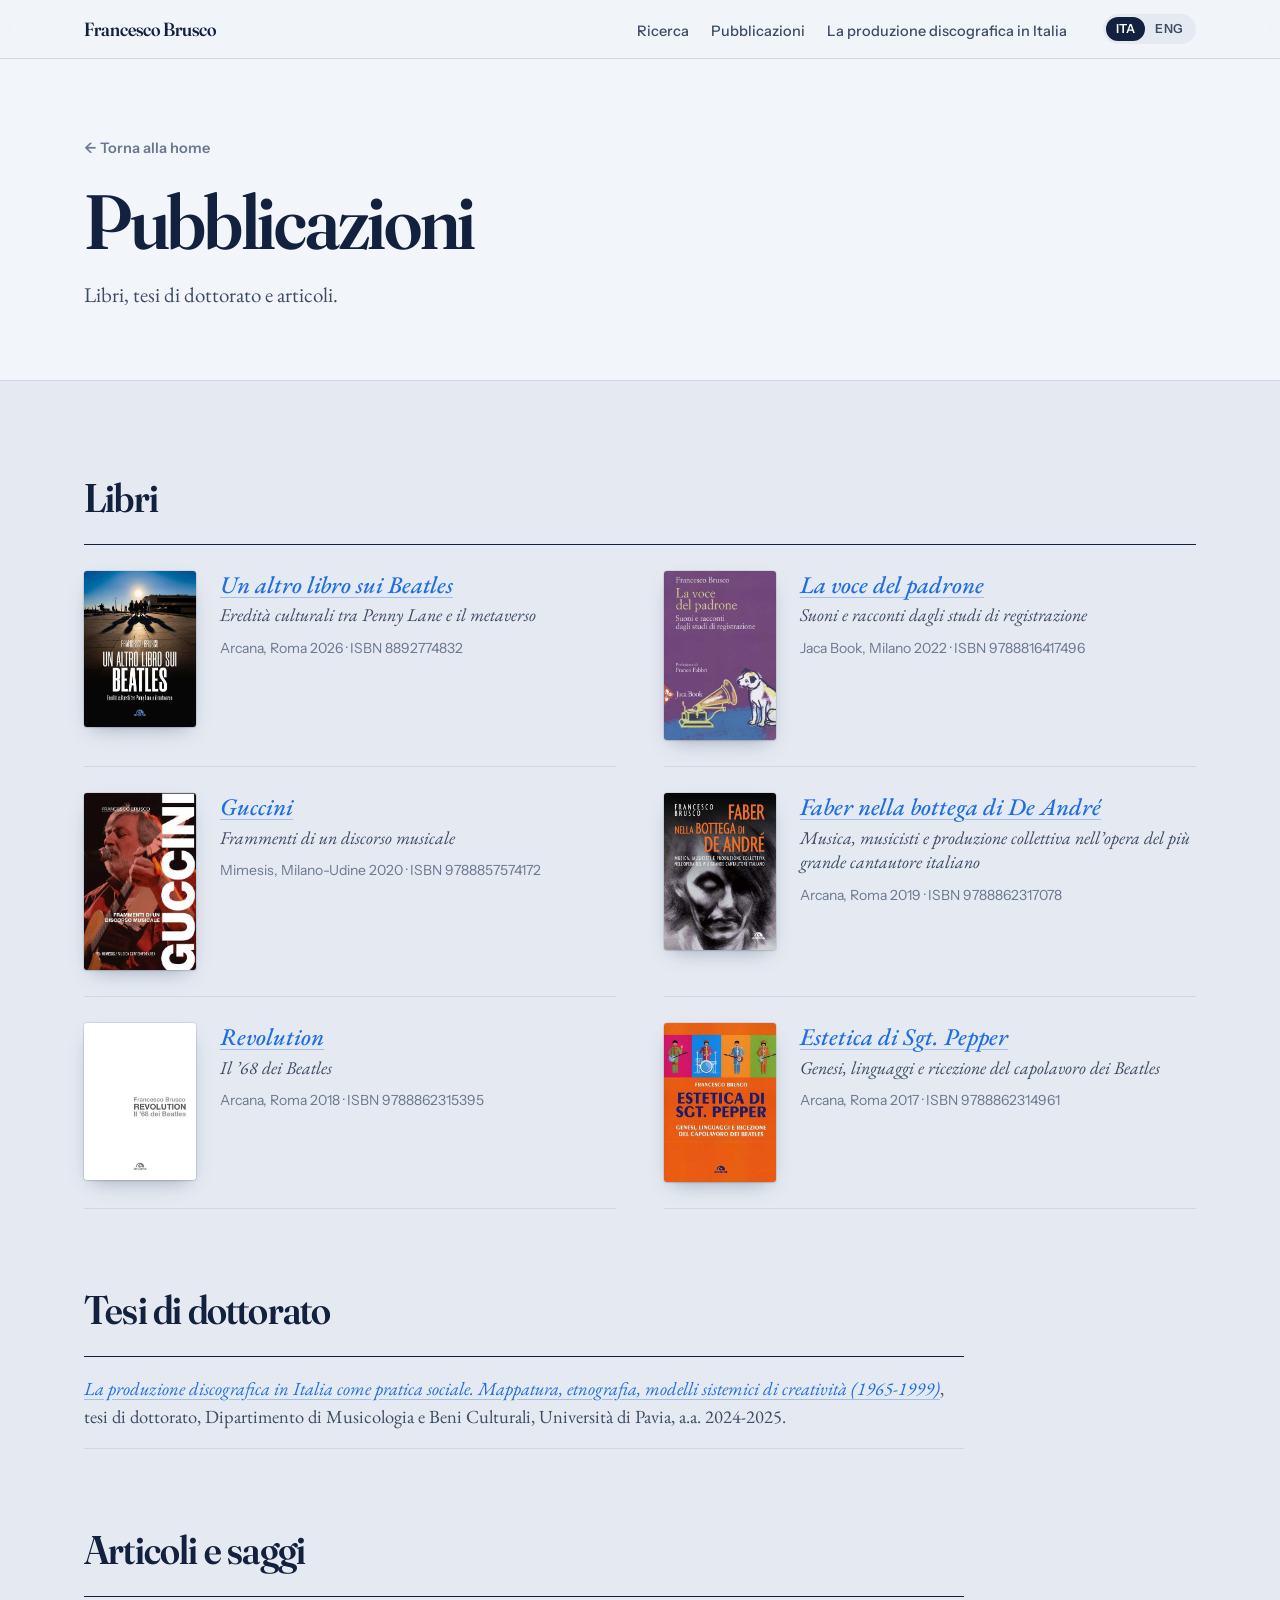
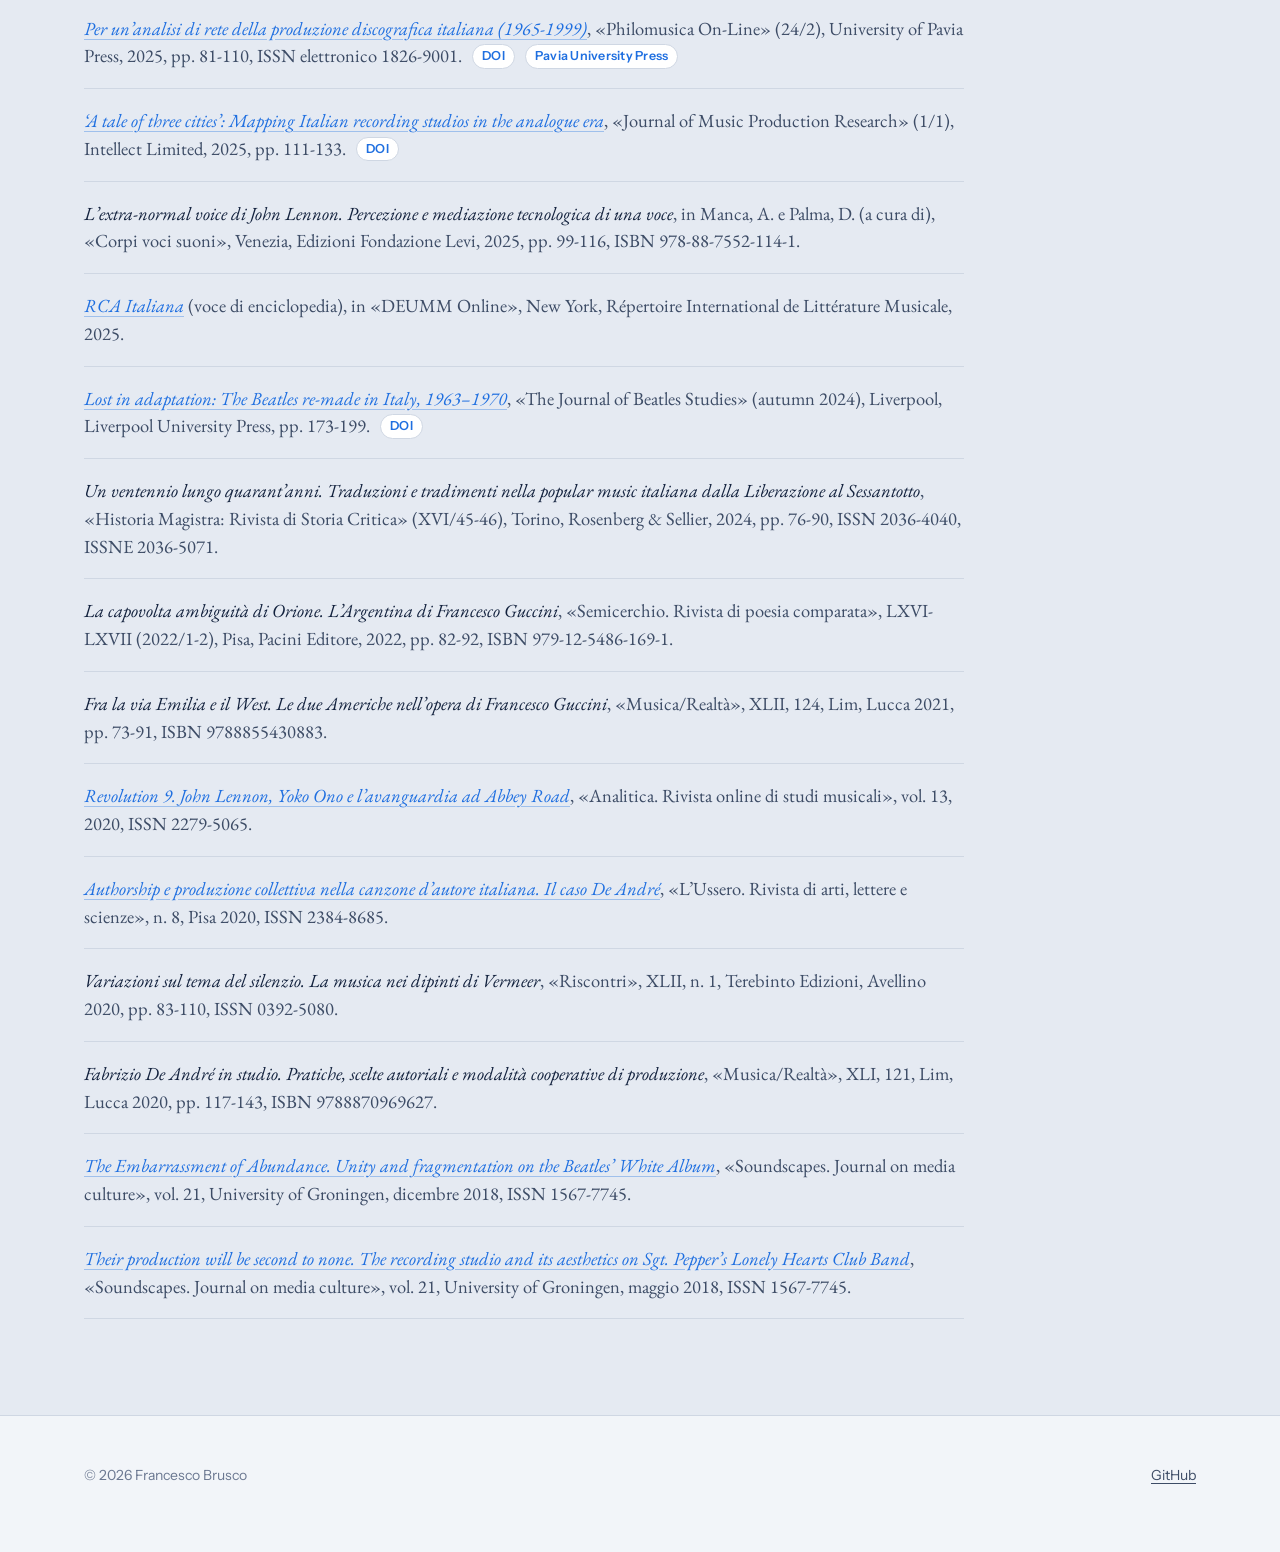
<file: libri/index.html>
<!DOCTYPE html><html lang="it"><head><meta charset="utf-8"><title>Pubblicazioni</title><link rel="canonical" href="https://francescobrusco.github.io/pubblicazioni/"><meta http-equiv="refresh" content="0; url=/pubblicazioni/"></head><body><a href="/pubblicazioni/">/pubblicazioni/</a></body></html>
</file>
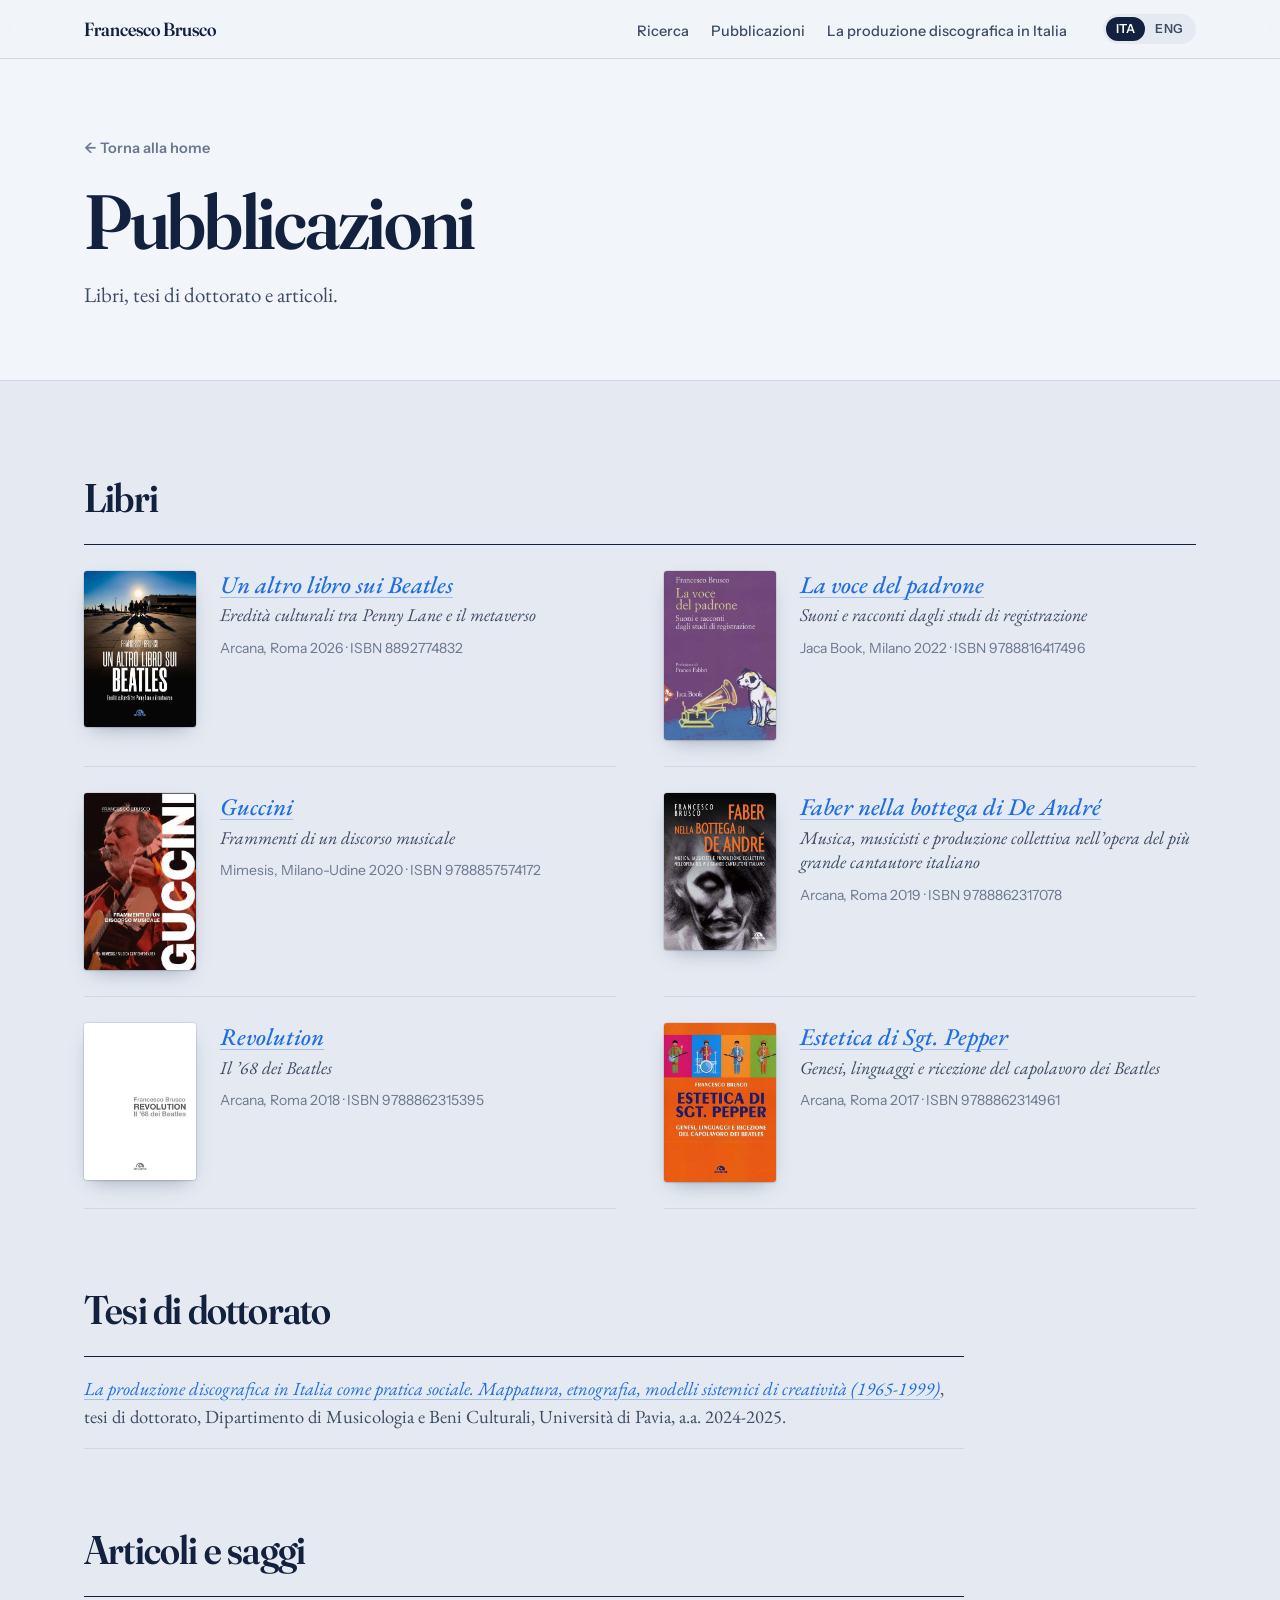
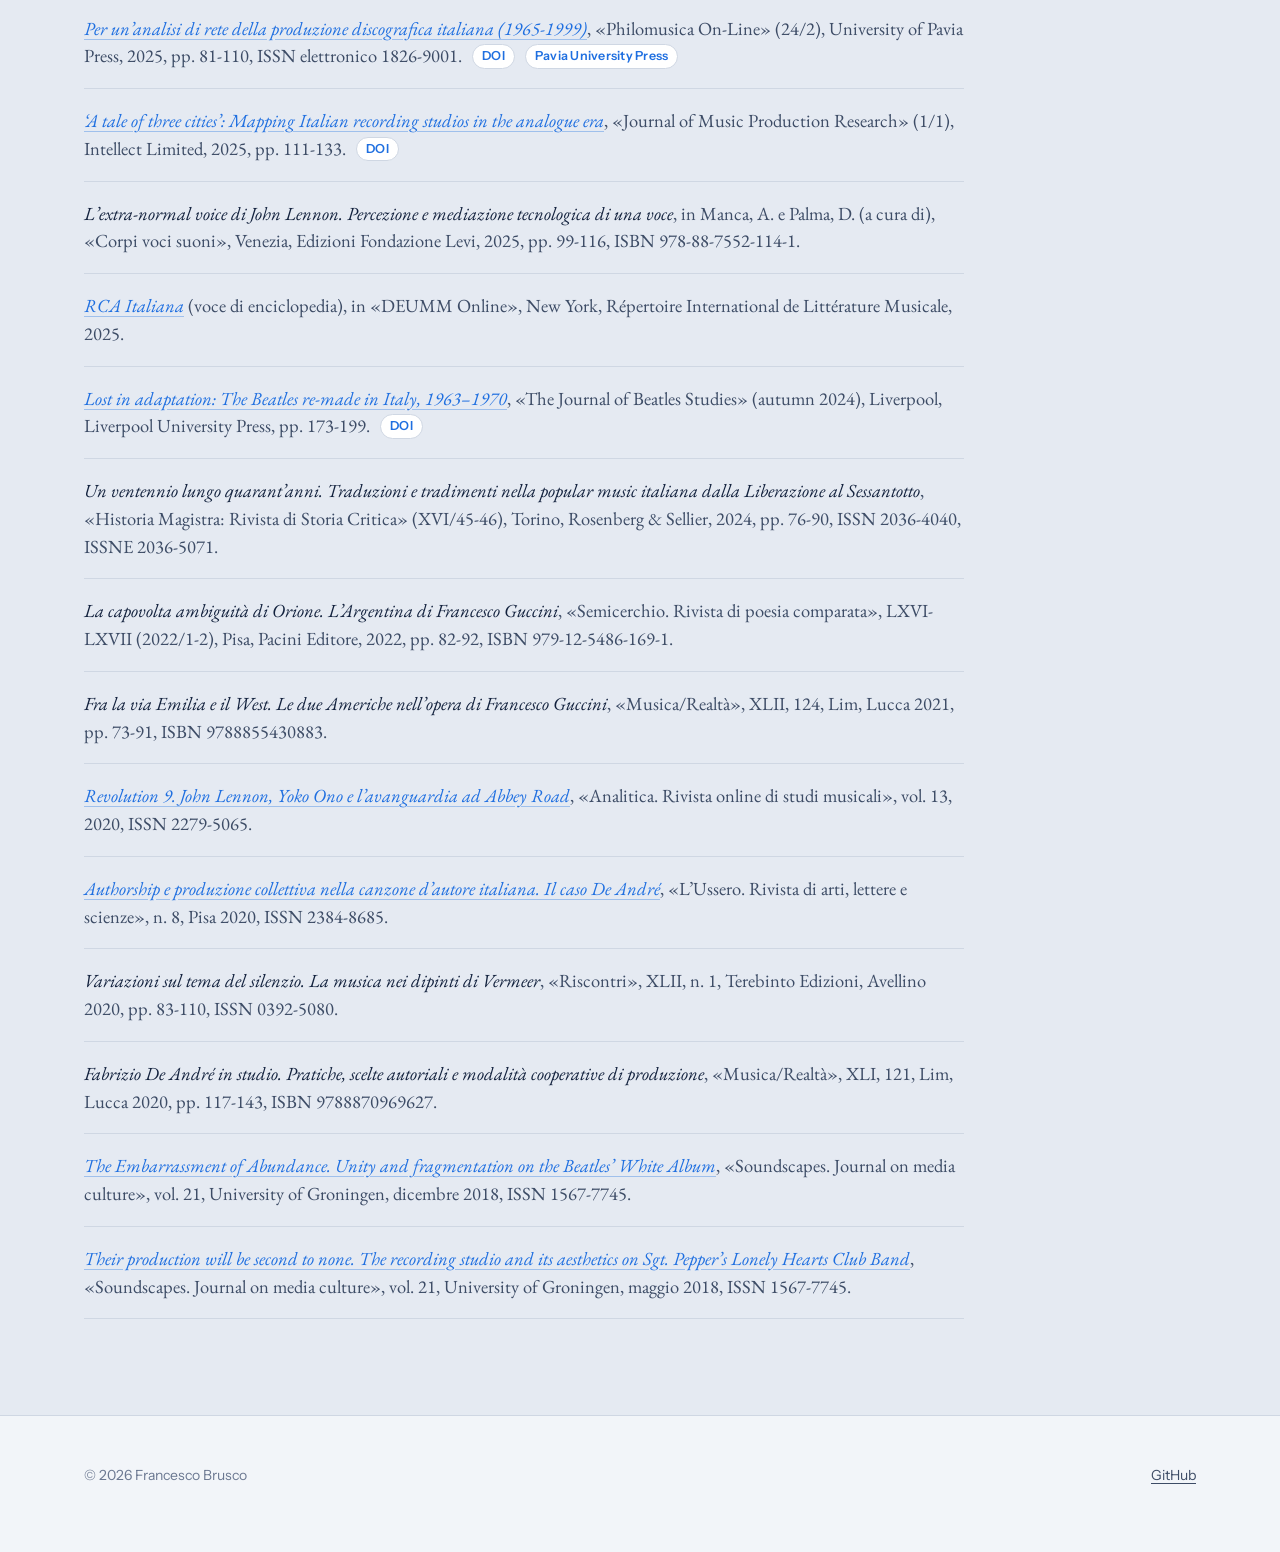
<file: pubblicazioni/index.html>
<!DOCTYPE html>
<html lang="it">
<head>
<meta charset="utf-8">
<meta name="viewport" content="width=device-width, initial-scale=1">
<title>Pubblicazioni · Francesco Brusco</title>
<meta name="description" content="Francesco Brusco insegna Musiche Popolari Contemporanee e Sound Design all’Università di Salerno. Ricerca, pubblicazioni e giornalismo musicale.">
<meta property="og:title" content="Pubblicazioni · Francesco Brusco">
<meta property="og:image" content="https://francescobrusco.github.io/img/francesco-brusco.jpg">
<link rel="alternate" hreflang="it" href="https://francescobrusco.github.io/pubblicazioni/">
<link rel="alternate" hreflang="en" href="https://francescobrusco.github.io/en/publications/">
<link rel="preconnect" href="https://fonts.googleapis.com">
<link rel="preconnect" href="https://fonts.gstatic.com" crossorigin>
<link href="https://fonts.googleapis.com/css2?family=Fraunces:ital,opsz,wght,SOFT,WONK@0,9..144,400..900,0..100,0..1;1,9..144,400..900,0..100,0..1&family=EB+Garamond:ital,wght@0,400..700;1,400..700&family=Instrument+Sans:ital,wdth,wght@0,75..100,400..700;1,75..100,400..700&display=swap" rel="stylesheet">
<link rel="stylesheet" href="/assets/style.css?v=b044eb3f">
</head>
<body>
<nav class="top"><div class="wrap">
  <a class="brand" href="/">Francesco Brusco</a>
  <ul>
    <li><a href="/#ricerca">Ricerca</a></li>
    <li><a href="/pubblicazioni/">Pubblicazioni</a></li>
    <li><a href="https://francescobrusco.github.io/produzione_discografica_italiana_1965_1999/">La produzione discografica in Italia</a></li>
  </ul>
  <div class="lang"><span aria-current="true" title="Italiano">ITA</span><a href="/en/publications/" hreflang="en" lang="en" title="English">ENG</a></div>
</div></nav>

<header class="page"><div class="wrap">
  <a class="back" href="/">← Torna alla home</a>
  <h1 style="margin-top:20px">Pubblicazioni</h1>
  <p>Libri, tesi di dottorato e articoli.</p>
</div></header>

<section class="alt pubs"><div class="wrap">
  <h2>Libri</h2>
  <ul class="books">
    <li><a class="cover" href="https://www.lafeltrinelli.it/altro-libro-sui-beatles-eredita-libro-francesco-brusco/e/9788892774834" target="_blank" rel="noopener" tabindex="-1" aria-hidden="true"><img src="/img/libri/9788892774834.jpg" alt="" loading="lazy" width="383" height="536"></a>
      <div><cite><a title="Scheda su laFeltrinelli" href="https://www.lafeltrinelli.it/altro-libro-sui-beatles-eredita-libro-francesco-brusco/e/9788892774834" target="_blank" rel="noopener">Un altro libro sui Beatles</a></cite><span class="subt">Eredità culturali tra Penny Lane e il metaverso</span><small>Arcana, Roma 2026 · ISBN 8892774832</small></div></li>
    <li><a class="cover" href="https://www.lafeltrinelli.it/voce-del-padrone-suoni-racconti-libro-francesco-brusco/e/9788816417496" target="_blank" rel="noopener" tabindex="-1" aria-hidden="true"><img src="/img/libri/9788816417496.jpg" alt="" loading="lazy" width="383" height="536"></a>
      <div><cite><a title="Scheda su laFeltrinelli" href="https://www.lafeltrinelli.it/voce-del-padrone-suoni-racconti-libro-francesco-brusco/e/9788816417496" target="_blank" rel="noopener">La voce del padrone</a></cite><span class="subt">Suoni e racconti dagli studi di registrazione</span><small>Jaca Book, Milano 2022 · ISBN 9788816417496</small></div></li>
    <li><a class="cover" href="https://www.lafeltrinelli.it/guccini-frammenti-di-discorso-musicale-ebook-francesco-brusco/e/9788857574172" target="_blank" rel="noopener" tabindex="-1" aria-hidden="true"><img src="/img/libri/9788857574172.jpg" alt="" loading="lazy" width="383" height="536"></a>
      <div><cite><a title="Scheda su laFeltrinelli" href="https://www.lafeltrinelli.it/guccini-frammenti-di-discorso-musicale-ebook-francesco-brusco/e/9788857574172" target="_blank" rel="noopener">Guccini</a></cite><span class="subt">Frammenti di un discorso musicale</span><small>Mimesis, Milano-Udine 2020 · ISBN 9788857574172</small></div></li>
    <li><a class="cover" href="https://www.lafeltrinelli.it/faber-nella-bottega-di-de-ebook-francesco-brusco/e/9788862317078" target="_blank" rel="noopener" tabindex="-1" aria-hidden="true"><img src="/img/libri/9788862317078.jpg" alt="" loading="lazy" width="383" height="536"></a>
      <div><cite><a title="Scheda su laFeltrinelli" href="https://www.lafeltrinelli.it/faber-nella-bottega-di-de-ebook-francesco-brusco/e/9788862317078" target="_blank" rel="noopener">Faber nella bottega di De André</a></cite><span class="subt">Musica, musicisti e produzione collettiva nell’opera del più grande cantautore italiano</span><small>Arcana, Roma 2019 · ISBN 9788862317078</small></div></li>
    <li><a class="cover" href="https://www.lafeltrinelli.it/revolution-68-dei-beatles-libro-francesco-brusco/e/9788862315395" target="_blank" rel="noopener" tabindex="-1" aria-hidden="true"><img src="/img/libri/9788862315395.jpg" alt="" loading="lazy" width="383" height="536"></a>
      <div><cite><a title="Scheda su laFeltrinelli" href="https://www.lafeltrinelli.it/revolution-68-dei-beatles-libro-francesco-brusco/e/9788862315395" target="_blank" rel="noopener">Revolution</a></cite><span class="subt">Il ’68 dei Beatles</span><small>Arcana, Roma 2018 · ISBN 9788862315395</small></div></li>
    <li><a class="cover" href="https://www.lafeltrinelli.it/estetica-di-sgt-pepper-genesi-libro-francesco-brusco/e/9788862314961" target="_blank" rel="noopener" tabindex="-1" aria-hidden="true"><img src="/img/libri/9788862314961.jpg" alt="" loading="lazy" width="383" height="536"></a>
      <div><cite><a title="Scheda su laFeltrinelli" href="https://www.lafeltrinelli.it/estetica-di-sgt-pepper-genesi-libro-francesco-brusco/e/9788862314961" target="_blank" rel="noopener">Estetica di Sgt. Pepper</a></cite><span class="subt">Genesi, linguaggi e ricezione del capolavoro dei Beatles</span><small>Arcana, Roma 2017 · ISBN 9788862314961</small></div></li>
  </ul>

  <h2 class="pub-h">Tesi di dottorato</h2>
  <ol class="refs">
    <li><i class="ref-t"><a href="https://tesidottorato.depositolegale.it/handle/20.500.14242/363606" target="_blank" rel="noopener">La produzione discografica in Italia come pratica sociale. Mappatura, etnografia, modelli sistemici di creatività (1965-1999)</a></i>, tesi di dottorato, Dipartimento di Musicologia e Beni Culturali, Università di Pavia, a.a. 2024-2025.</li>
  </ol>

  <h2 class="pub-h">Articoli e saggi</h2>
  
  <ol class="refs">
    <li><i class="ref-t"><a href="https://doi.org/10.13132/1826-9001/24.2441" target="_blank" rel="noopener">Per un’analisi di rete della produzione discografica italiana (1965-1999)</a></i>, «Philomusica On-Line» (24/2), University of Pavia Press, 2025, pp. 81-110, ISSN elettronico 1826-9001. <a class="ref-link" href="https://doi.org/10.13132/1826-9001/24.2441" target="_blank" rel="noopener">DOI</a> <a class="ref-link" href="http://riviste.paviauniversitypress.it/index.php/phi/article/view/2441" target="_blank" rel="noopener">Pavia University Press</a></li>
    <li><i class="ref-t"><a href="https://doi.org/10.1386/jmpr_00001_1" target="_blank" rel="noopener">‘A tale of three cities’: Mapping Italian recording studios in the analogue era</a></i>, «Journal of Music Production Research» (1/1), Intellect Limited, 2025, pp. 111-133. <a class="ref-link" href="https://doi.org/10.1386/jmpr_00001_1" target="_blank" rel="noopener">DOI</a></li>
    <li><i class="ref-t">L’extra-normal voice di John Lennon. Percezione e mediazione tecnologica di una voce</i>, in Manca, A. e Palma, D. (a cura di), «Corpi voci suoni», Venezia, Edizioni Fondazione Levi, 2025, pp. 99-116, ISBN 978-88-7552-114-1.</li>
    <li><i class="ref-t"><a href="https://deumm.org/deu/stable/594523" target="_blank" rel="noopener">RCA Italiana</a></i> (voce di enciclopedia), in «DEUMM Online», New York, Répertoire International de Littérature Musicale, 2025.</li>
    <li><i class="ref-t"><a href="https://doi.org/10.3828/jbs.2026.3" target="_blank" rel="noopener">Lost in adaptation: The Beatles re-made in Italy, 1963–1970</a></i>, «The Journal of Beatles Studies» (autumn 2024), Liverpool, Liverpool University Press, pp. 173-199. <a class="ref-link" href="https://doi.org/10.3828/jbs.2026.3" target="_blank" rel="noopener">DOI</a></li>
    <li><i class="ref-t">Un ventennio lungo quarant’anni. Traduzioni e tradimenti nella popular music italiana dalla Liberazione al Sessantotto</i>, «Historia Magistra: Rivista di Storia Critica» (XVI/45-46), Torino, Rosenberg &amp; Sellier, 2024, pp. 76-90, ISSN 2036-4040, ISSNE 2036-5071.</li>
    <li><i class="ref-t">La capovolta ambiguità di Orione. L’Argentina di Francesco Guccini</i>, «Semicerchio. Rivista di poesia comparata», LXVI-LXVII (2022/1-2), Pisa, Pacini Editore, 2022, pp. 82-92, ISBN 979-12-5486-169-1.</li>
    <li><i class="ref-t">Fra la via Emilia e il West. Le due Americhe nell’opera di Francesco Guccini</i>, «Musica/Realtà», XLII, 124, Lim, Lucca 2021, pp. 73-91, ISBN 9788855430883.</li>
    <li><i class="ref-t"><a href="http://lnx.gatm.it/analiticaojs/index.php/analitica/article/view/157" target="_blank" rel="noopener">Revolution 9. John Lennon, Yoko Ono e l’avanguardia ad Abbey Road</a></i>, «Analitica. Rivista online di studi musicali», vol. 13, 2020, ISSN 2279-5065.</li>
    <li><i class="ref-t"><a href="http://www.usserorivista.it/?p=1091" target="_blank" rel="noopener">Authorship e produzione collettiva nella canzone d’autore italiana. Il caso De André</a></i>, «L’Ussero. Rivista di arti, lettere e scienze», n. 8, Pisa 2020, ISSN 2384-8685.</li>
    <li><i class="ref-t">Variazioni sul tema del silenzio. La musica nei dipinti di Vermeer</i>, «Riscontri», XLII, n. 1, Terebinto Edizioni, Avellino 2020, pp. 83-110, ISSN 0392-5080.</li>
    <li><i class="ref-t">Fabrizio De André in studio. Pratiche, scelte autoriali e modalità cooperative di produzione</i>, «Musica/Realtà», XLI, 121, Lim, Lucca 2020, pp. 117-143, ISBN 9788870969627.</li>
    <li><i class="ref-t"><a href="http://www.icce.rug.nl/~soundscapes/VOLUME21/White_Album.shtml" target="_blank" rel="noopener">The Embarrassment of Abundance. Unity and fragmentation on the Beatles’ White Album</a></i>, «Soundscapes. Journal on media culture», vol. 21, University of Groningen, dicembre 2018, ISSN 1567-7745.</li>
    <li><i class="ref-t"><a href="http://www.icce.rug.nl/~soundscapes/VOLUME21/Production_will_be_second_to_none.shtml" target="_blank" rel="noopener">Their production will be second to none. The recording studio and its aesthetics on Sgt. Pepper’s Lonely Hearts Club Band</a></i>, «Soundscapes. Journal on media culture», vol. 21, University of Groningen, maggio 2018, ISSN 1567-7745.</li>
  </ol>
</div></section>

<footer><div class="wrap">
  <span>© 2026 Francesco Brusco</span>
  <span><a href="https://github.com/francescobrusco">GitHub</a></span>
</div></footer>
</body>
</html>
</file>
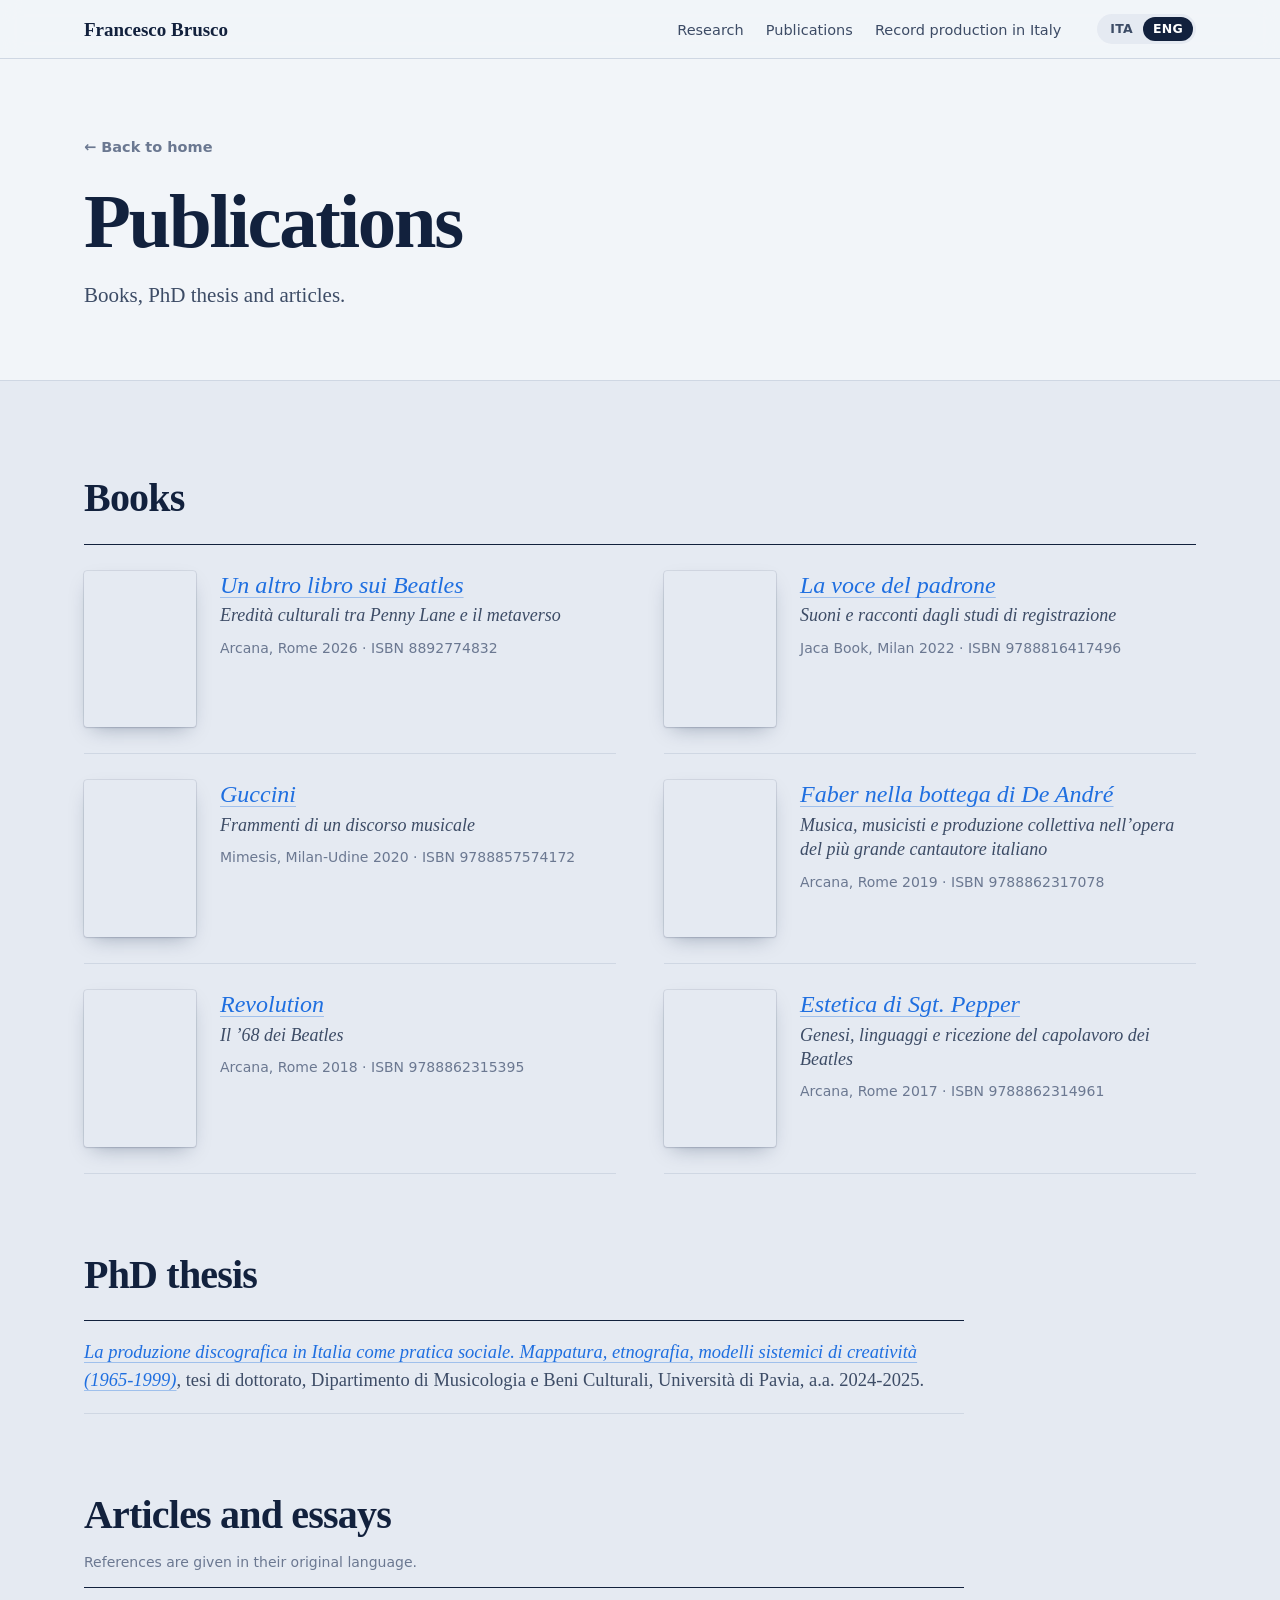
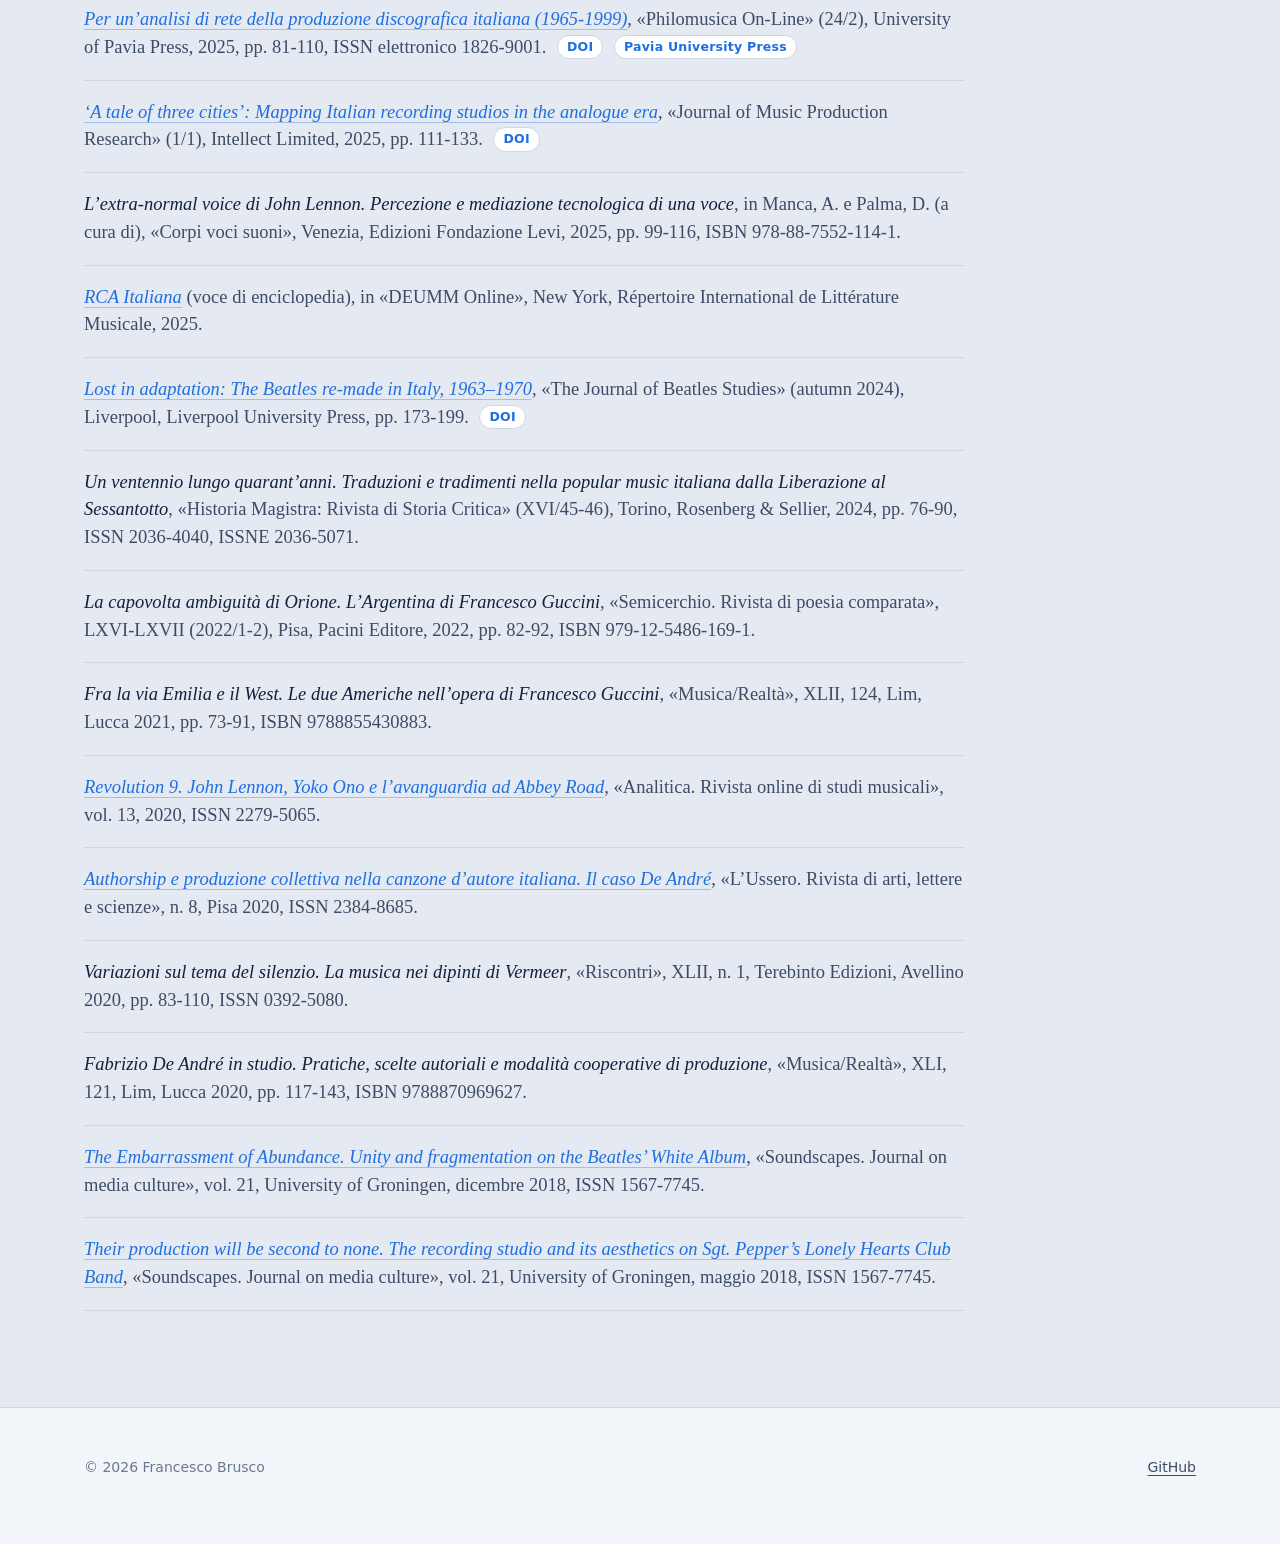
<file: en/books/index.html>
<!DOCTYPE html><html lang="it"><head><meta charset="utf-8"><title>Pubblicazioni</title><link rel="canonical" href="https://francescobrusco.github.io/en/publications/"><meta http-equiv="refresh" content="0; url=/en/publications/"></head><body><a href="/en/publications/">/en/publications/</a></body></html>
</file>
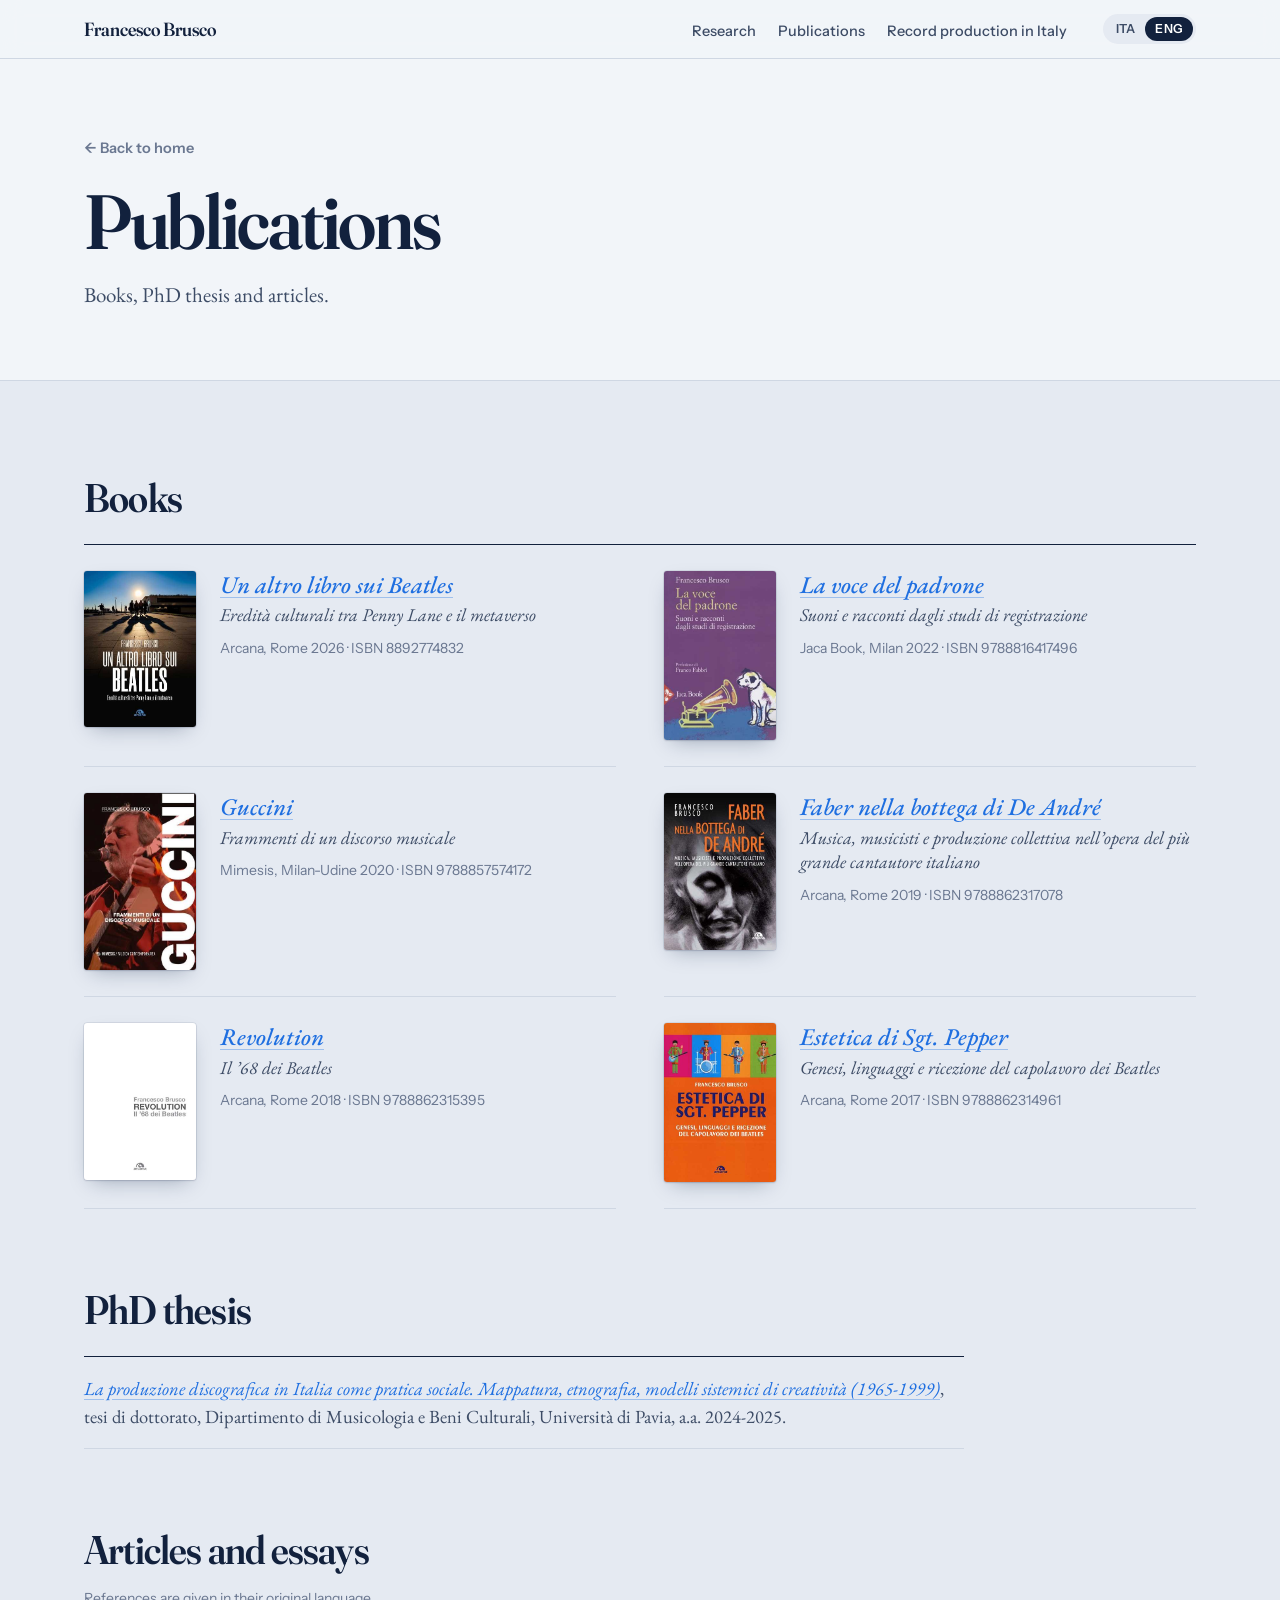
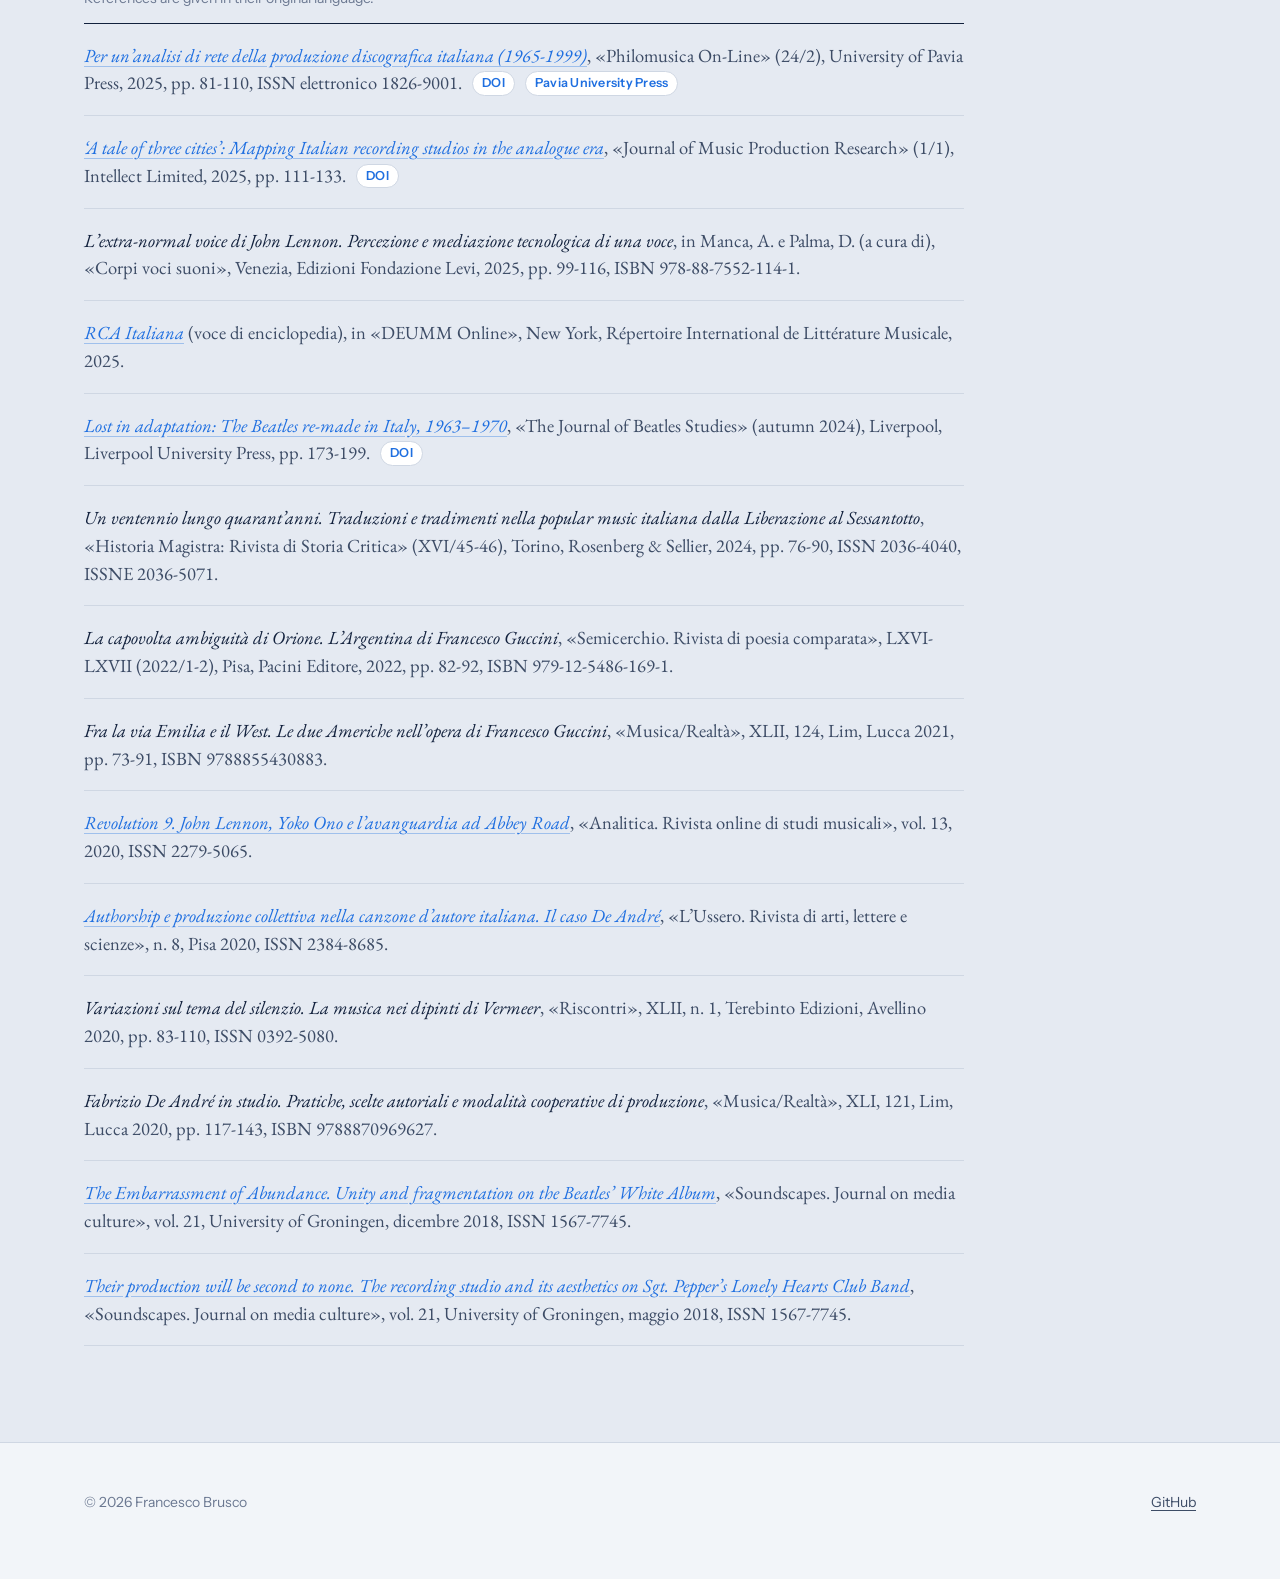
<file: en/publications/index.html>
<!DOCTYPE html>
<html lang="en">
<head>
<meta charset="utf-8">
<meta name="viewport" content="width=device-width, initial-scale=1">
<title>Publications · Francesco Brusco</title>
<meta name="description" content="Francesco Brusco teaches Contemporary Popular Music and Sound Design at the University of Salerno. Research, publications and music journalism.">
<meta property="og:title" content="Publications · Francesco Brusco">
<meta property="og:image" content="https://francescobrusco.github.io/img/francesco-brusco.jpg">
<link rel="alternate" hreflang="it" href="https://francescobrusco.github.io/pubblicazioni/">
<link rel="alternate" hreflang="en" href="https://francescobrusco.github.io/en/publications/">
<link rel="preconnect" href="https://fonts.googleapis.com">
<link rel="preconnect" href="https://fonts.gstatic.com" crossorigin>
<link href="https://fonts.googleapis.com/css2?family=Fraunces:ital,opsz,wght,SOFT,WONK@0,9..144,400..900,0..100,0..1;1,9..144,400..900,0..100,0..1&family=EB+Garamond:ital,wght@0,400..700;1,400..700&family=Instrument+Sans:ital,wdth,wght@0,75..100,400..700;1,75..100,400..700&display=swap" rel="stylesheet">
<link rel="stylesheet" href="/assets/style.css?v=b044eb3f">
</head>
<body>
<nav class="top"><div class="wrap">
  <a class="brand" href="/en/">Francesco Brusco</a>
  <ul>
    <li><a href="/en/#ricerca">Research</a></li>
    <li><a href="/en/publications/">Publications</a></li>
    <li><a href="https://francescobrusco.github.io/produzione_discografica_italiana_1965_1999/en/">Record production in Italy</a></li>
  </ul>
  <div class="lang"><a href="/pubblicazioni/" hreflang="it" lang="it" title="Italiano">ITA</a><span aria-current="true" title="English">ENG</span></div>
</div></nav>

<header class="page"><div class="wrap">
  <a class="back" href="/en/">← Back to home</a>
  <h1 style="margin-top:20px">Publications</h1>
  <p>Books, PhD thesis and articles.</p>
</div></header>

<section class="alt pubs"><div class="wrap">
  <h2>Books</h2>
  <ul class="books">
    <li><a class="cover" href="https://www.lafeltrinelli.it/altro-libro-sui-beatles-eredita-libro-francesco-brusco/e/9788892774834" target="_blank" rel="noopener" tabindex="-1" aria-hidden="true"><img src="/img/libri/9788892774834.jpg" alt="" loading="lazy" width="383" height="536"></a>
      <div><cite><a title="laFeltrinelli page" href="https://www.lafeltrinelli.it/altro-libro-sui-beatles-eredita-libro-francesco-brusco/e/9788892774834" target="_blank" rel="noopener">Un altro libro sui Beatles</a></cite><span class="subt">Eredità culturali tra Penny Lane e il metaverso</span><small>Arcana, Rome 2026 · ISBN 8892774832</small></div></li>
    <li><a class="cover" href="https://www.lafeltrinelli.it/voce-del-padrone-suoni-racconti-libro-francesco-brusco/e/9788816417496" target="_blank" rel="noopener" tabindex="-1" aria-hidden="true"><img src="/img/libri/9788816417496.jpg" alt="" loading="lazy" width="383" height="536"></a>
      <div><cite><a title="laFeltrinelli page" href="https://www.lafeltrinelli.it/voce-del-padrone-suoni-racconti-libro-francesco-brusco/e/9788816417496" target="_blank" rel="noopener">La voce del padrone</a></cite><span class="subt">Suoni e racconti dagli studi di registrazione</span><small>Jaca Book, Milan 2022 · ISBN 9788816417496</small></div></li>
    <li><a class="cover" href="https://www.lafeltrinelli.it/guccini-frammenti-di-discorso-musicale-ebook-francesco-brusco/e/9788857574172" target="_blank" rel="noopener" tabindex="-1" aria-hidden="true"><img src="/img/libri/9788857574172.jpg" alt="" loading="lazy" width="383" height="536"></a>
      <div><cite><a title="laFeltrinelli page" href="https://www.lafeltrinelli.it/guccini-frammenti-di-discorso-musicale-ebook-francesco-brusco/e/9788857574172" target="_blank" rel="noopener">Guccini</a></cite><span class="subt">Frammenti di un discorso musicale</span><small>Mimesis, Milan-Udine 2020 · ISBN 9788857574172</small></div></li>
    <li><a class="cover" href="https://www.lafeltrinelli.it/faber-nella-bottega-di-de-ebook-francesco-brusco/e/9788862317078" target="_blank" rel="noopener" tabindex="-1" aria-hidden="true"><img src="/img/libri/9788862317078.jpg" alt="" loading="lazy" width="383" height="536"></a>
      <div><cite><a title="laFeltrinelli page" href="https://www.lafeltrinelli.it/faber-nella-bottega-di-de-ebook-francesco-brusco/e/9788862317078" target="_blank" rel="noopener">Faber nella bottega di De André</a></cite><span class="subt">Musica, musicisti e produzione collettiva nell’opera del più grande cantautore italiano</span><small>Arcana, Rome 2019 · ISBN 9788862317078</small></div></li>
    <li><a class="cover" href="https://www.lafeltrinelli.it/revolution-68-dei-beatles-libro-francesco-brusco/e/9788862315395" target="_blank" rel="noopener" tabindex="-1" aria-hidden="true"><img src="/img/libri/9788862315395.jpg" alt="" loading="lazy" width="383" height="536"></a>
      <div><cite><a title="laFeltrinelli page" href="https://www.lafeltrinelli.it/revolution-68-dei-beatles-libro-francesco-brusco/e/9788862315395" target="_blank" rel="noopener">Revolution</a></cite><span class="subt">Il ’68 dei Beatles</span><small>Arcana, Rome 2018 · ISBN 9788862315395</small></div></li>
    <li><a class="cover" href="https://www.lafeltrinelli.it/estetica-di-sgt-pepper-genesi-libro-francesco-brusco/e/9788862314961" target="_blank" rel="noopener" tabindex="-1" aria-hidden="true"><img src="/img/libri/9788862314961.jpg" alt="" loading="lazy" width="383" height="536"></a>
      <div><cite><a title="laFeltrinelli page" href="https://www.lafeltrinelli.it/estetica-di-sgt-pepper-genesi-libro-francesco-brusco/e/9788862314961" target="_blank" rel="noopener">Estetica di Sgt. Pepper</a></cite><span class="subt">Genesi, linguaggi e ricezione del capolavoro dei Beatles</span><small>Arcana, Rome 2017 · ISBN 9788862314961</small></div></li>
  </ul>

  <h2 class="pub-h">PhD thesis</h2>
  <ol class="refs">
    <li><i class="ref-t"><a href="https://tesidottorato.depositolegale.it/handle/20.500.14242/363606" target="_blank" rel="noopener">La produzione discografica in Italia come pratica sociale. Mappatura, etnografia, modelli sistemici di creatività (1965-1999)</a></i>, tesi di dottorato, Dipartimento di Musicologia e Beni Culturali, Università di Pavia, a.a. 2024-2025.</li>
  </ol>

  <h2 class="pub-h">Articles and essays</h2>
  <p class="note" style="margin-top:-8px">References are given in their original language.</p>
  <ol class="refs">
    <li><i class="ref-t"><a href="https://doi.org/10.13132/1826-9001/24.2441" target="_blank" rel="noopener">Per un’analisi di rete della produzione discografica italiana (1965-1999)</a></i>, «Philomusica On-Line» (24/2), University of Pavia Press, 2025, pp. 81-110, ISSN elettronico 1826-9001. <a class="ref-link" href="https://doi.org/10.13132/1826-9001/24.2441" target="_blank" rel="noopener">DOI</a> <a class="ref-link" href="http://riviste.paviauniversitypress.it/index.php/phi/article/view/2441" target="_blank" rel="noopener">Pavia University Press</a></li>
    <li><i class="ref-t"><a href="https://doi.org/10.1386/jmpr_00001_1" target="_blank" rel="noopener">‘A tale of three cities’: Mapping Italian recording studios in the analogue era</a></i>, «Journal of Music Production Research» (1/1), Intellect Limited, 2025, pp. 111-133. <a class="ref-link" href="https://doi.org/10.1386/jmpr_00001_1" target="_blank" rel="noopener">DOI</a></li>
    <li><i class="ref-t">L’extra-normal voice di John Lennon. Percezione e mediazione tecnologica di una voce</i>, in Manca, A. e Palma, D. (a cura di), «Corpi voci suoni», Venezia, Edizioni Fondazione Levi, 2025, pp. 99-116, ISBN 978-88-7552-114-1.</li>
    <li><i class="ref-t"><a href="https://deumm.org/deu/stable/594523" target="_blank" rel="noopener">RCA Italiana</a></i> (voce di enciclopedia), in «DEUMM Online», New York, Répertoire International de Littérature Musicale, 2025.</li>
    <li><i class="ref-t"><a href="https://doi.org/10.3828/jbs.2026.3" target="_blank" rel="noopener">Lost in adaptation: The Beatles re-made in Italy, 1963–1970</a></i>, «The Journal of Beatles Studies» (autumn 2024), Liverpool, Liverpool University Press, pp. 173-199. <a class="ref-link" href="https://doi.org/10.3828/jbs.2026.3" target="_blank" rel="noopener">DOI</a></li>
    <li><i class="ref-t">Un ventennio lungo quarant’anni. Traduzioni e tradimenti nella popular music italiana dalla Liberazione al Sessantotto</i>, «Historia Magistra: Rivista di Storia Critica» (XVI/45-46), Torino, Rosenberg &amp; Sellier, 2024, pp. 76-90, ISSN 2036-4040, ISSNE 2036-5071.</li>
    <li><i class="ref-t">La capovolta ambiguità di Orione. L’Argentina di Francesco Guccini</i>, «Semicerchio. Rivista di poesia comparata», LXVI-LXVII (2022/1-2), Pisa, Pacini Editore, 2022, pp. 82-92, ISBN 979-12-5486-169-1.</li>
    <li><i class="ref-t">Fra la via Emilia e il West. Le due Americhe nell’opera di Francesco Guccini</i>, «Musica/Realtà», XLII, 124, Lim, Lucca 2021, pp. 73-91, ISBN 9788855430883.</li>
    <li><i class="ref-t"><a href="http://lnx.gatm.it/analiticaojs/index.php/analitica/article/view/157" target="_blank" rel="noopener">Revolution 9. John Lennon, Yoko Ono e l’avanguardia ad Abbey Road</a></i>, «Analitica. Rivista online di studi musicali», vol. 13, 2020, ISSN 2279-5065.</li>
    <li><i class="ref-t"><a href="http://www.usserorivista.it/?p=1091" target="_blank" rel="noopener">Authorship e produzione collettiva nella canzone d’autore italiana. Il caso De André</a></i>, «L’Ussero. Rivista di arti, lettere e scienze», n. 8, Pisa 2020, ISSN 2384-8685.</li>
    <li><i class="ref-t">Variazioni sul tema del silenzio. La musica nei dipinti di Vermeer</i>, «Riscontri», XLII, n. 1, Terebinto Edizioni, Avellino 2020, pp. 83-110, ISSN 0392-5080.</li>
    <li><i class="ref-t">Fabrizio De André in studio. Pratiche, scelte autoriali e modalità cooperative di produzione</i>, «Musica/Realtà», XLI, 121, Lim, Lucca 2020, pp. 117-143, ISBN 9788870969627.</li>
    <li><i class="ref-t"><a href="http://www.icce.rug.nl/~soundscapes/VOLUME21/White_Album.shtml" target="_blank" rel="noopener">The Embarrassment of Abundance. Unity and fragmentation on the Beatles’ White Album</a></i>, «Soundscapes. Journal on media culture», vol. 21, University of Groningen, dicembre 2018, ISSN 1567-7745.</li>
    <li><i class="ref-t"><a href="http://www.icce.rug.nl/~soundscapes/VOLUME21/Production_will_be_second_to_none.shtml" target="_blank" rel="noopener">Their production will be second to none. The recording studio and its aesthetics on Sgt. Pepper’s Lonely Hearts Club Band</a></i>, «Soundscapes. Journal on media culture», vol. 21, University of Groningen, maggio 2018, ISSN 1567-7745.</li>
  </ol>
</div></section>

<footer><div class="wrap">
  <span>© 2026 Francesco Brusco</span>
  <span><a href="https://github.com/francescobrusco">GitHub</a></span>
</div></footer>
</body>
</html>
</file>
<file: assets/style.css>
:root{
  --paper:#f2f5f9; --paper-2:#e5eaf2; --paper-3:#d8dfea; --surface:#fff;
  --ink:#12213d; --ink-2:#3d4c66; --ink-3:#6b7891; --rule:#cfd7e3;
  --accent:#a3132f; --accent-d:#8e1028; --accent-l:#f29aa8; --navy:#0e2a52; --link:#1f6fe0; --link-d:#1553b0;
  --sans:"Instrument Sans",system-ui,sans-serif; --display:"Fraunces",Georgia,serif; --serif:"EB Garamond",Garamond,Georgia,serif;
  --w:1160px; --soft:"opsz" 144,"SOFT" 30,"WONK" 0;
}
*{box-sizing:border-box}
html{scroll-behavior:smooth;scroll-padding-top:72px}
body{margin:0;background:var(--paper);color:var(--ink);font:19.5px/1.55 var(--serif);-webkit-font-smoothing:antialiased}
a{color:var(--link);text-underline-offset:3px;text-decoration-thickness:1px}
a:hover{color:var(--link-d)}
a:hover{color:var(--ink)}
:focus-visible{outline:2px solid var(--accent);outline-offset:3px}
.wrap{max-width:var(--w);margin:0 auto;padding:0 24px}
h1,h2,h3{font-family:var(--display);font-variation-settings:var(--soft);font-weight:600;line-height:1.06;letter-spacing:-.02em;margin:0}
h2{font-size:clamp(32px,4.4vw,52px);margin-bottom:.5em}
h3{font-size:24px;font-weight:600;margin-bottom:.3em}
p{max-width:66ch}
.note{font:14px/1.5 var(--sans);color:var(--ink-3)}
@media (prefers-reduced-motion:reduce){*{scroll-behavior:auto!important}}

nav.top{position:sticky;top:0;z-index:100;background:rgba(242,245,249,.93);backdrop-filter:blur(10px);border-bottom:1px solid var(--rule)}
nav.top .wrap{display:flex;align-items:center;gap:28px;height:58px}
nav.top .brand{font:600 19px/1 var(--display);font-variation-settings:var(--soft);color:var(--ink);text-decoration:none;white-space:nowrap}
nav.top ul{display:flex;gap:22px;list-style:none;margin:0 0 0 auto;padding:0;overflow-x:auto;scrollbar-width:none;min-width:0}
nav.top ul a{font:500 14.5px/1 var(--sans);color:var(--ink-2);text-decoration:none;white-space:nowrap}
nav.top ul a:hover{color:var(--link)}
@media(max-width:700px){nav.top .brand{display:none}nav.top ul{margin:0}}

header.intro{padding:88px 0 96px;border-bottom:1px solid var(--rule)}
.intro-grid{display:grid;grid-template-columns:1fr 300px;gap:72px;align-items:end}
.intro h1{font-size:clamp(52px,7.6vw,104px);font-weight:600;letter-spacing:-.035em;line-height:.95}
.intro .lead{margin-top:32px;font:400 23px/1.45 var(--serif);color:var(--ink-2);max-width:40ch}
.cv{list-style:none;margin:32px 0 0;padding:0;max-width:56ch;border-top:1px solid var(--rule)}
.cv li{font:400 20px/1.4 var(--serif);color:var(--ink-2);padding:10px 0;border-bottom:1px solid var(--rule)}
.cv li:first-child{color:var(--ink);font-weight:500;border-bottom:0;padding-bottom:0}
.intro img{display:block;width:100%;height:auto;aspect-ratio:4/5;object-fit:cover;object-position:50% 30%;border-radius:14px}
.profiles{list-style:none;margin:32px 0 0;padding:0;display:flex;flex-wrap:wrap;gap:10px}
.profiles a{display:inline-block;font:600 14.5px/1 var(--sans);color:var(--ink);background:var(--surface);border:1px solid var(--rule);border-radius:999px;padding:11px 16px;text-decoration:none}
.profiles a:hover{background:var(--ink);color:#fff;border-color:var(--ink)}
@media(max-width:820px){.intro-grid{grid-template-columns:1fr;gap:36px}.intro figure{max-width:240px;order:-1}}

section{padding:96px 0;border-bottom:1px solid var(--rule)}
section.alt{background:var(--paper-2)}

/* ricerca in evidenza */
.feature{display:grid;grid-template-columns:1fr 1fr;background:var(--surface);border:1px solid var(--rule);border-radius:16px;overflow:hidden;text-decoration:none;color:inherit;margin-top:12px}
.feature:hover{border-color:var(--ink-3)}
.feature:hover .spin{animation-play-state:running}
.feat-art{position:relative;min-height:380px;background:#fbfaf7;overflow:hidden}
.feat-art .sl{position:absolute;inset:0 50% 0 0;background:url(/img/busta.jpg) left center/cover;z-index:2;box-shadow:14px 0 24px -14px rgba(0,0,0,.35)}
.feat-disc{position:absolute;width:104%;aspect-ratio:1;top:50%;left:24%;transform:translateY(-50%);z-index:1}
.feat-disc .spin{transform-origin:200px 200px;animation:spin 14s linear infinite;animation-play-state:paused}
@keyframes spin{to{transform:rotate(360deg)}}
@media (prefers-reduced-motion:reduce){.feat-disc .spin{animation:none}}
.feat-body{padding:40px 40px 36px;display:flex;flex-direction:column}
.feat-body h3{font-size:clamp(28px,3vw,38px);font-weight:600}
.feat-body h3 .yr{color:var(--accent)}
.feat-body p{color:var(--ink-2)}
.feat-stats{display:flex;gap:28px;margin:auto 0 0;padding-top:24px;font:500 14px/1.3 var(--sans);color:var(--ink-3)}
.feat-stats b{display:block;font:600 30px/1 var(--display);font-variation-settings:var(--soft);color:var(--ink);margin-bottom:4px}
.feat-go{margin-top:24px;font:600 15px var(--sans);color:var(--link)}
.feature:hover .feat-go{text-decoration:underline}
@media(max-width:860px){.feature{grid-template-columns:1fr}.feat-art{min-height:300px}}
.topics{list-style:none;padding:0;margin:40px 0 0;display:flex;flex-wrap:wrap;gap:8px}
.topics li{font:500 14.5px var(--sans);color:var(--ink-2);background:var(--paper-2);border-radius:999px;padding:7px 14px}

/* libri */
.books{list-style:none;margin:12px 0 0;padding:0;display:grid;grid-template-columns:repeat(2,1fr);gap:0 48px;border-top:1.5px solid var(--ink)}
.books li{display:grid;grid-template-columns:112px 1fr;gap:24px;padding:26px 0;border-bottom:1px solid var(--rule);align-items:start}
.books .cover img{display:block;width:100%;height:auto;border-radius:3px;box-shadow:0 1px 2px rgba(15,34,68,.12),0 8px 20px -8px rgba(15,34,68,.35);outline:1px solid rgba(15,34,68,.08);transition:transform .15s}
.books .cover:hover img{transform:translateY(-2px)}
.books cite{display:block;font:italic 500 24px/1.2 var(--serif)}
.books cite a{color:var(--link);text-decoration:underline;text-decoration-color:rgba(31,111,224,.35);text-decoration-thickness:1px;text-underline-offset:4px}
.books cite a:hover{color:var(--link-d);text-decoration-color:var(--link)}
.books .subt{display:block;margin-top:4px;font:italic 400 18px/1.35 var(--serif);color:var(--ink-2)}
.books small{display:block;margin-top:10px;font:14px/1.5 var(--sans);color:var(--ink-3)}
@media(max-width:860px){.books{grid-template-columns:1fr}}
@media(max-width:480px){.books li{grid-template-columns:84px 1fr;gap:16px}}

.cols{display:grid;grid-template-columns:repeat(2,1fr);gap:48px 64px}
.cols h3{margin-bottom:12px}
.cols p{font-size:18.5px;color:var(--ink-2)}
.cols ul{list-style:none;padding:0;margin:12px 0 0}
.cols li{font:15.5px/1.4 var(--sans);padding:8px 0;border-bottom:1px solid var(--rule)}
@media(max-width:900px){.cols{grid-template-columns:1fr;gap:40px}}

footer{padding:48px 0 64px;font:14px/1.7 var(--sans);color:var(--ink-3)}
footer .wrap{display:flex;justify-content:space-between;gap:24px;flex-wrap:wrap}
footer a{color:var(--ink-2)}

/* lingua */
nav.top .lang{display:flex;flex:none;background:var(--paper-2);border-radius:999px;padding:3px;margin-left:8px}
nav.top .lang a,nav.top .lang span{font:600 12.5px/1 var(--sans);letter-spacing:.02em;padding:6px 10px;border-radius:999px;text-decoration:none}
nav.top .lang span{background:var(--ink);color:#fff}
nav.top .lang a{color:var(--ink-2)}
nav.top .lang a:hover{color:var(--link)}

/* libri in home */
.book-teaser{display:grid;grid-template-columns:150px 1fr;gap:36px;align-items:center;background:var(--surface);border:1px solid var(--rule);border-radius:16px;padding:28px;text-decoration:none;color:inherit;margin-top:12px}
.book-teaser:hover{border-color:var(--ink-3)}
.book-teaser img{display:block;width:100%;height:auto;border-radius:3px;box-shadow:0 1px 2px rgba(15,34,68,.12),0 8px 20px -8px rgba(15,34,68,.35)}
.book-teaser .lbl{font:600 14px var(--sans);color:var(--ink-3)}
.book-teaser cite{display:block;margin-top:6px;font:italic 500 28px/1.2 var(--serif);color:var(--ink)}
.book-teaser .subt{display:block;margin-top:4px;font:italic 400 19px/1.35 var(--serif);color:var(--ink-2)}
.book-teaser small{display:block;margin-top:10px;font:14px/1.5 var(--sans);color:var(--ink-3)}
.book-teaser .go{display:inline-block;margin-top:18px;font:600 15px var(--sans);color:var(--link)}
.book-teaser:hover .go{text-decoration:underline}
@media(max-width:560px){.book-teaser{grid-template-columns:96px 1fr;gap:18px;padding:20px}.book-teaser cite{font-size:22px}}

/* sottopagina */
header.page{padding:72px 0 48px;border-bottom:1px solid var(--rule)}
header.page h1{font-size:clamp(44px,6vw,80px);font-weight:600;letter-spacing:-.03em}
header.page p{margin-top:16px;color:var(--ink-2);font-size:21px}
.back{font:600 14.5px var(--sans);text-decoration:none;color:var(--ink-3)}
.back:hover{color:var(--link)}

/* pubblicazioni */
.pubs h2{font-size:clamp(28px,3.4vw,40px);margin-bottom:.6em}
.pubs .pub-h{margin-top:80px}
.refs{list-style:none;margin:0;padding:0;border-top:1.5px solid var(--ink);max-width:880px}
.refs li{padding:18px 0;border-bottom:1px solid var(--rule);font:18.5px/1.5 var(--serif);color:var(--ink-2)}
.refs .ref-t{color:var(--ink);font-style:italic}
.refs .ref-t a{color:var(--link);text-decoration:underline;text-decoration-color:rgba(31,111,224,.35);text-underline-offset:4px}
.refs .ref-t a:hover{color:var(--link-d);text-decoration-color:var(--link)}
.refs .ref-link{display:inline-block;margin-left:6px;font:600 12.5px/1 var(--sans);letter-spacing:.02em;color:var(--link);background:var(--surface);border:1px solid var(--rule);border-radius:999px;padding:5px 9px;text-decoration:none;vertical-align:2px}
.refs .ref-link:hover{border-color:var(--link);color:var(--link-d)}

/* video */
.video{position:relative;aspect-ratio:16/9;margin-top:16px;border-radius:10px;overflow:hidden;background:var(--ink)}
.video iframe{position:absolute;inset:0;width:100%;height:100%;border:0}
.cv li a{color:var(--link);text-decoration:underline;text-decoration-color:rgba(31,111,224,.35);text-underline-offset:4px}
.cv li a:hover{color:var(--link-d)}
/* attività: media allineati in basso */
.cols>div{display:flex;flex-direction:column}
.cols .media{margin-top:auto;padding-top:16px}
.cols .media .video{margin-top:0}
.ig{aspect-ratio:16/9;border-radius:10px;background:var(--ink);display:flex;flex-direction:column;align-items:center;justify-content:center;gap:14px;text-decoration:none;color:#c9d3e3;font:15px/1 var(--sans);letter-spacing:.01em;transition:background .2s}
.ig img{width:150px;height:150px;border-radius:50%;display:block;box-shadow:0 0 0 1px rgba(255,255,255,.08)}
.ig:hover{background:var(--navy)}
.ig:hover span{color:#fff}
@media(max-width:900px){.cols .media{margin-top:0}}
@media(max-width:520px){.ig img{width:112px;height:112px}.ig{gap:10px;font-size:14px}}
</file>
